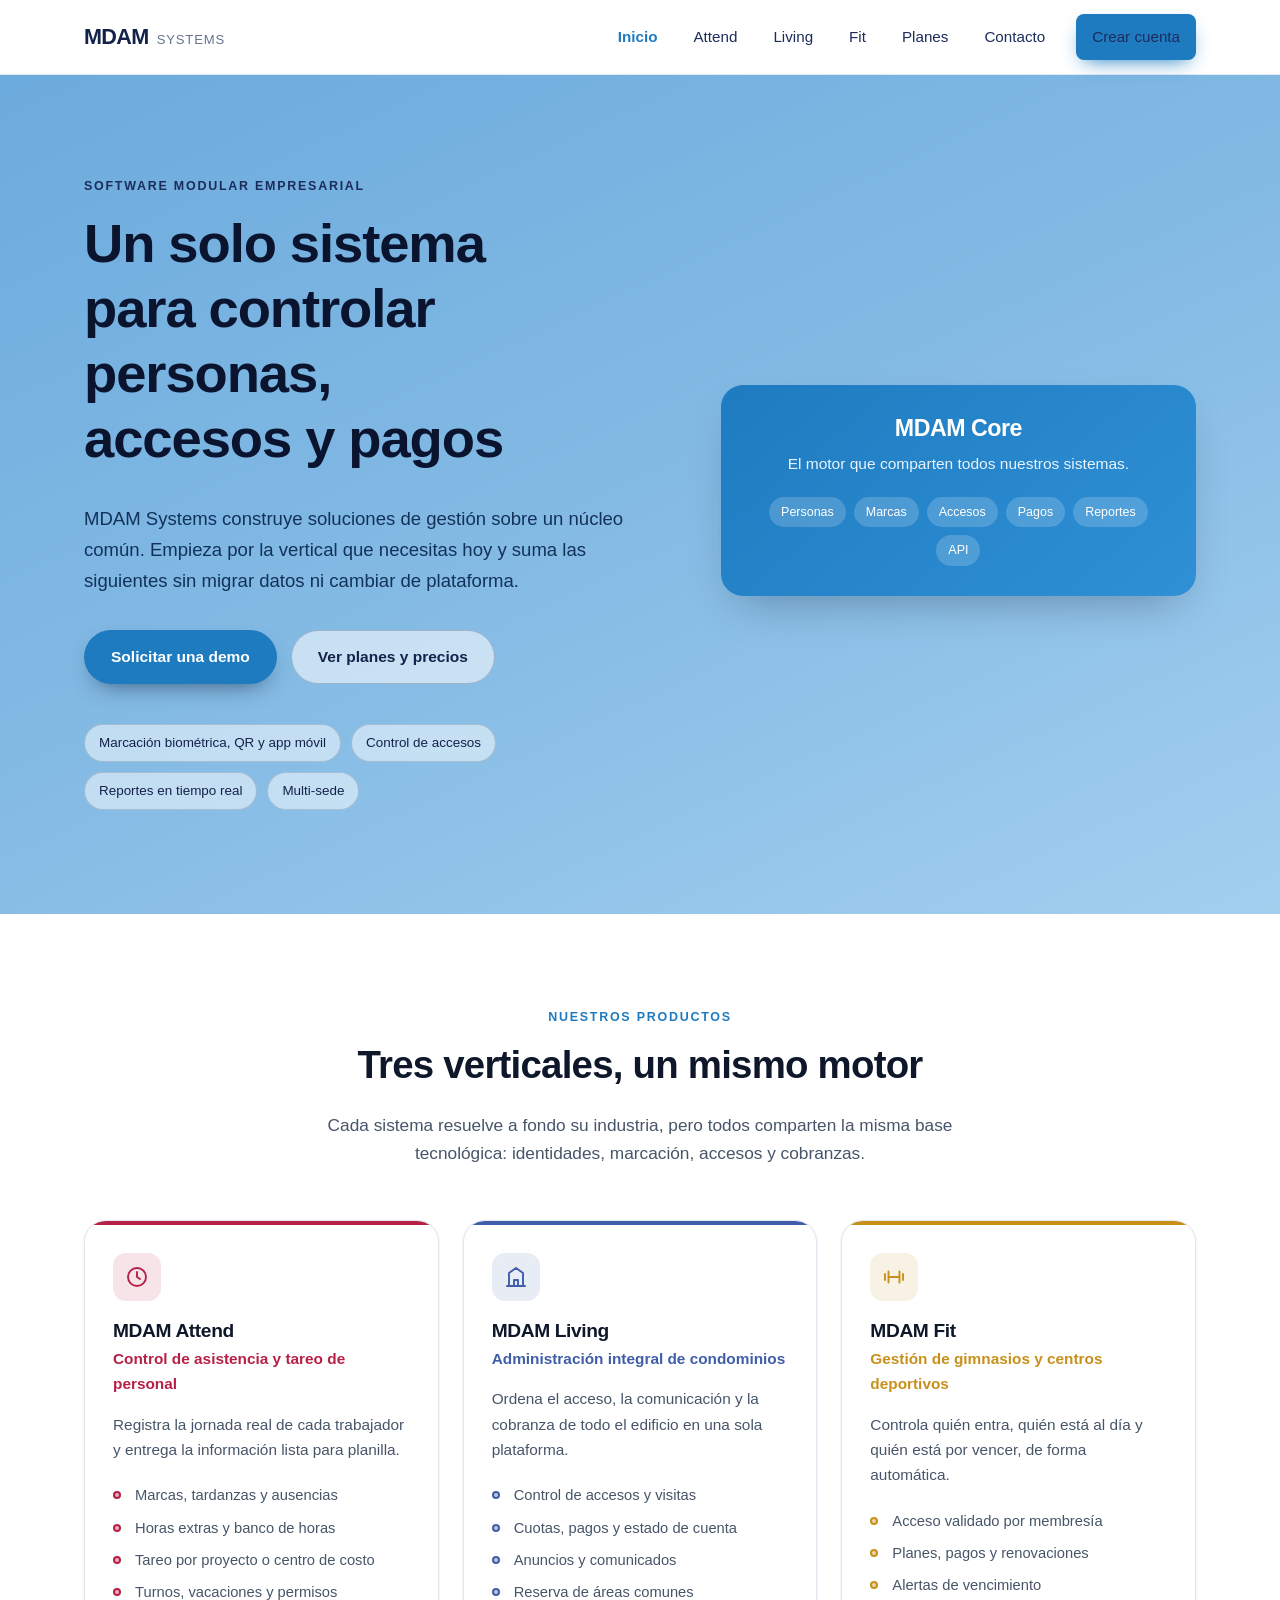
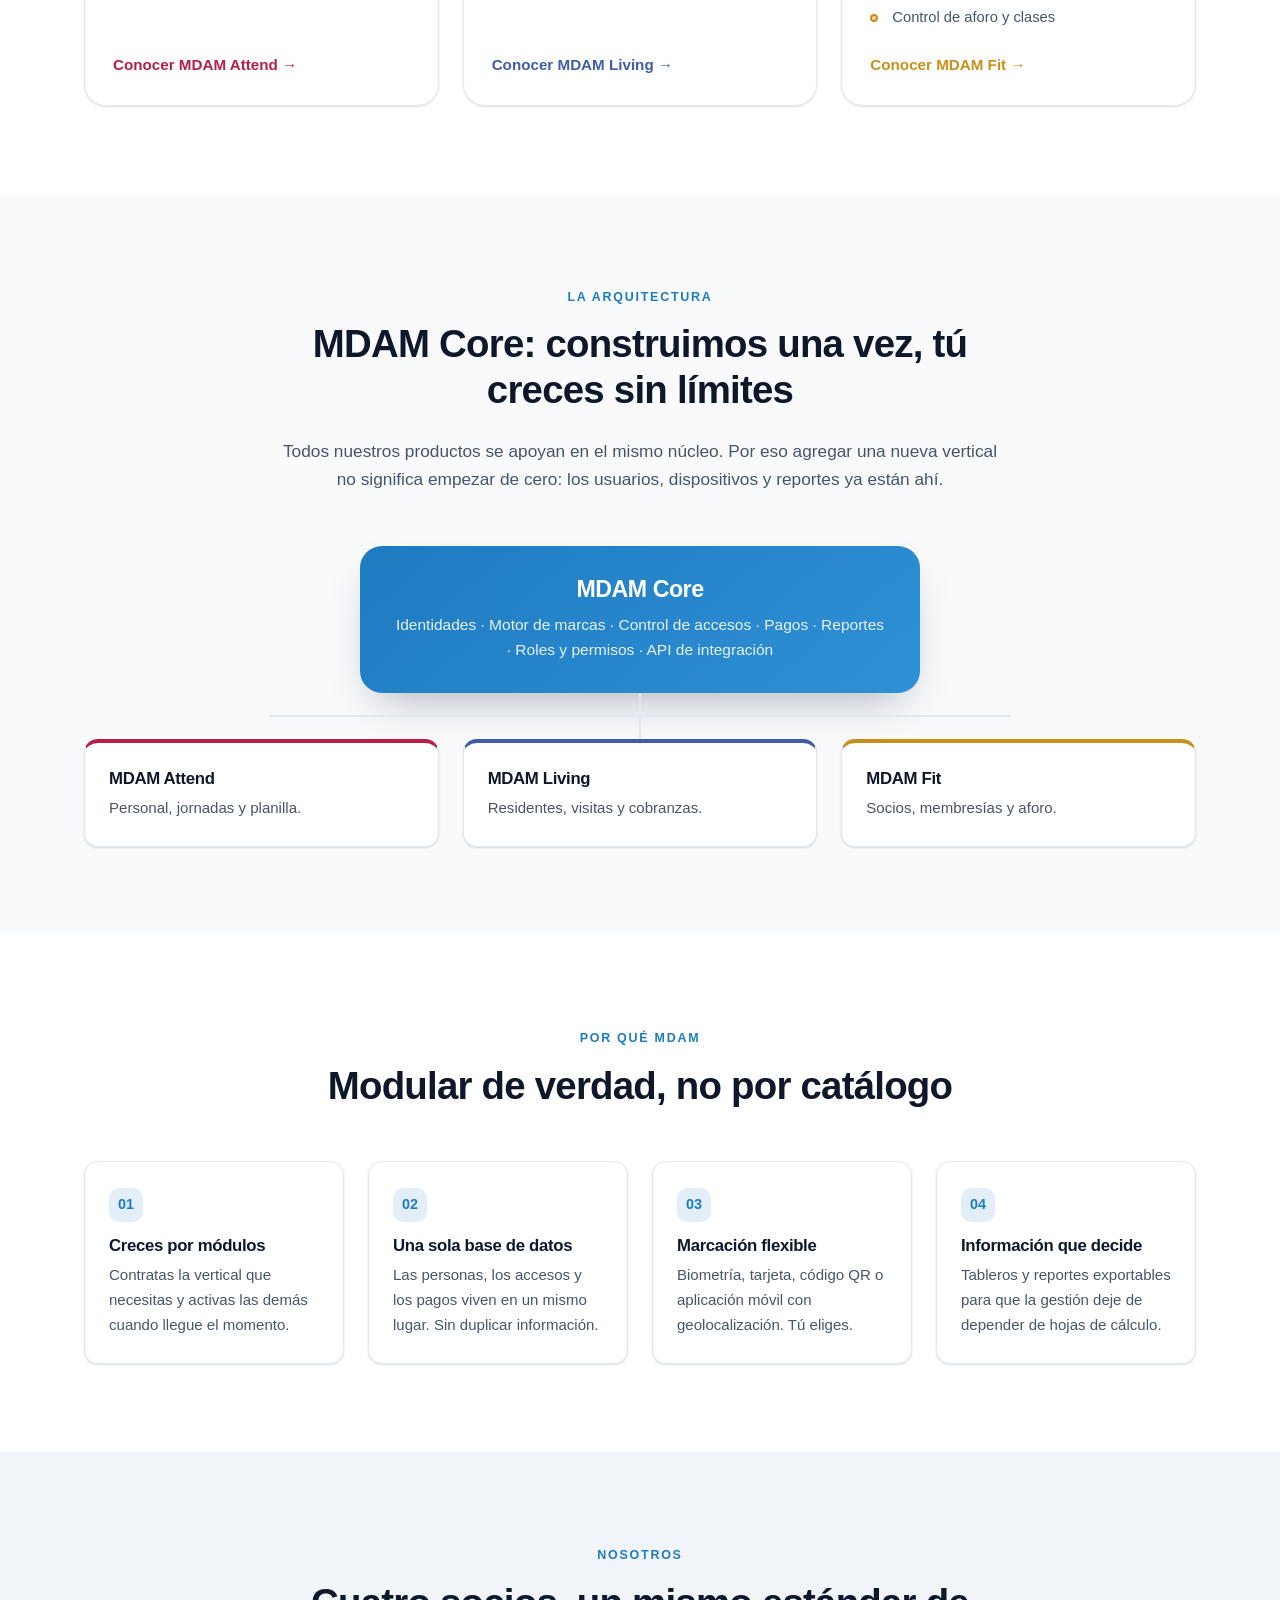
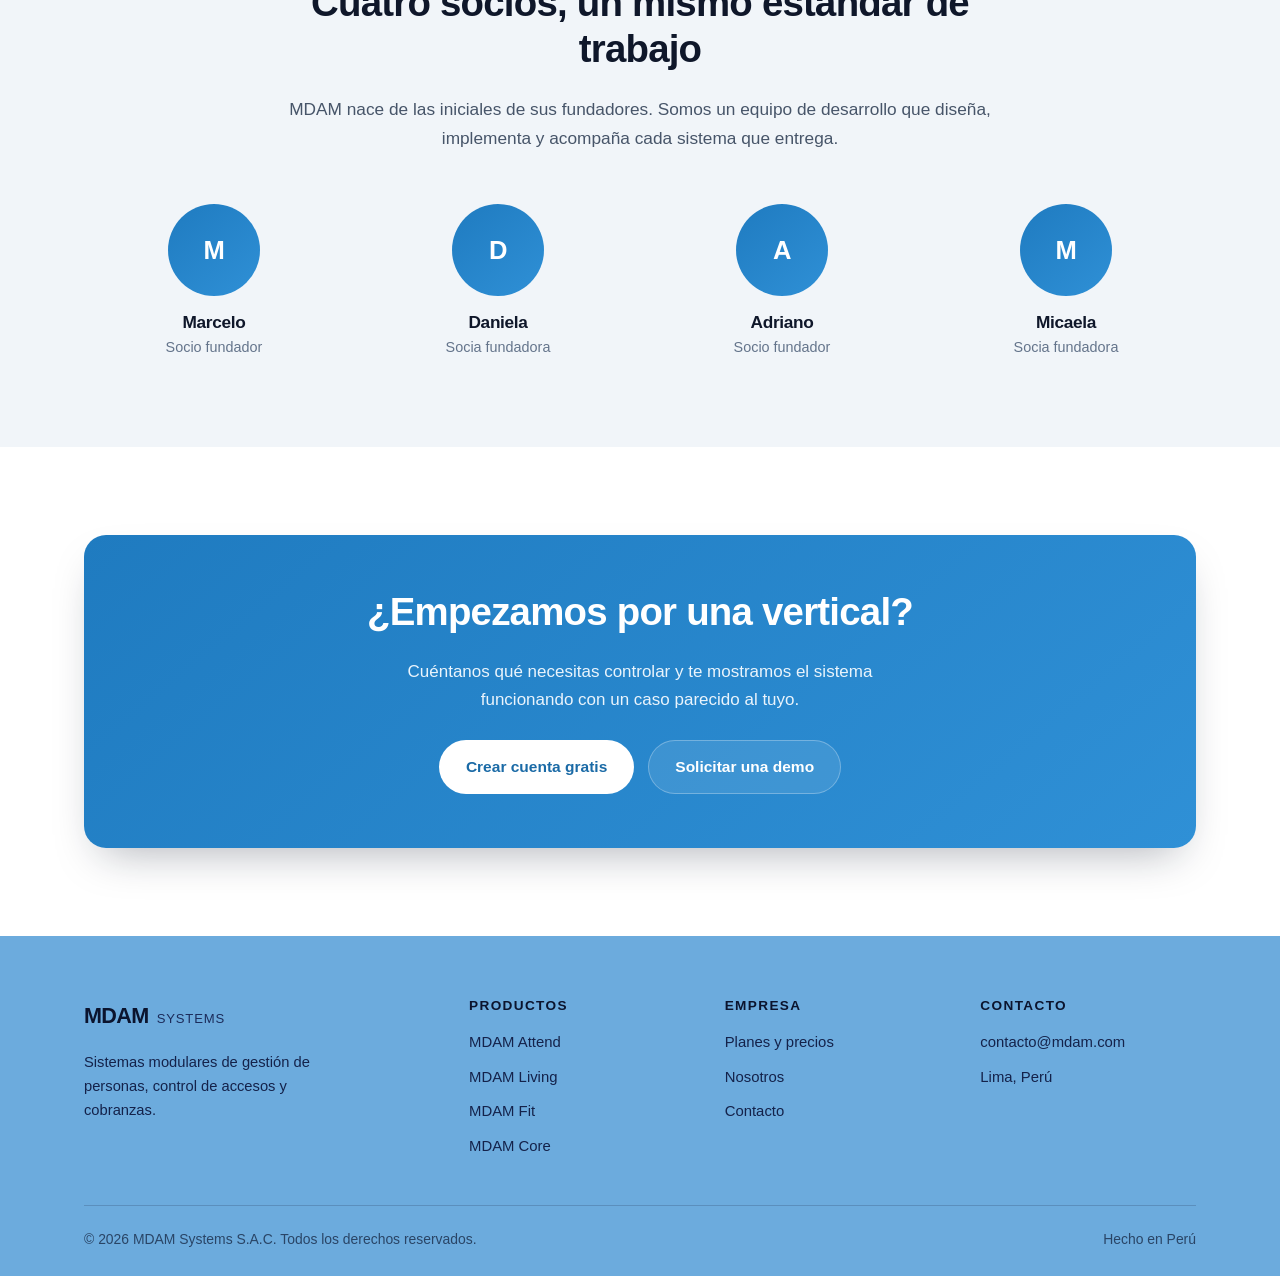
<file: index.html>
<!DOCTYPE html>
<html lang="es">
<head>
<meta charset="UTF-8">
<meta name="viewport" content="width=device-width, initial-scale=1">
<title>MDAM Systems | Sistemas modulares de gestión y control de accesos</title>
<meta name="description" content="MDAM Systems desarrolla sistemas modulares sobre un núcleo común: control de asistencia de personal, administración de condominios y gestión de gimnasios.">
<link rel="stylesheet" href="assets/css/styles.css">
</head>
<body>

<header class="site-header">
  <div class="container">
    <a class="logo" href="index.html"><b>MDAM</b> <span>Systems</span></a>
    <button class="nav-toggle" type="button" aria-label="Abrir menú" aria-expanded="false"><span></span></button>
    <nav class="nav">
      <a href="index.html" class="is-active">Inicio</a>
      <a href="attend.html">Attend</a>
      <a href="living.html">Living</a>
      <a href="fit.html">Fit</a>
      <a href="planes.html">Planes</a>
      <a href="contacto.html">Contacto</a>
      <a class="btn btn--primary" href="registro.html">Crear cuenta</a>
    </nav>
  </div>
</header>

<main>

  <!-- HERO -->
  <section class="hero">
    <div class="container">
      <div class="hero__grid">
        <div>
          <span class="eyebrow">Software modular empresarial</span>
          <h1>Un solo sistema para controlar personas, accesos y pagos</h1>
          <p class="hero__lead">
            MDAM Systems construye soluciones de gestión sobre un núcleo común.
            Empieza por la vertical que necesitas hoy y suma las siguientes sin migrar
            datos ni cambiar de plataforma.
          </p>
          <div class="hero__actions">
            <a class="btn btn--primary" href="contacto.html">Solicitar una demo</a>
            <a class="btn btn--light" href="planes.html">Ver planes y precios</a>
          </div>
          <ul class="hero__tags">
            <li>Marcación biométrica, QR y app móvil</li>
            <li>Control de accesos</li>
            <li>Reportes en tiempo real</li>
            <li>Multi-sede</li>
          </ul>
        </div>
        <div>
          <div class="core__node">
            <h3>MDAM Core</h3>
            <p>El motor que comparten todos nuestros sistemas.</p>
            <ul class="core__stack">
              <li>Personas</li>
              <li>Marcas</li>
              <li>Accesos</li>
              <li>Pagos</li>
              <li>Reportes</li>
              <li>API</li>
            </ul>
          </div>
        </div>
      </div>
    </div>
  </section>

  <!-- PRODUCTOS -->
  <section class="section" id="productos">
    <div class="container">
      <div class="section-head reveal">
        <span class="eyebrow">Nuestros productos</span>
        <h2>Tres verticales, un mismo motor</h2>
        <p>Cada sistema resuelve a fondo su industria, pero todos comparten la misma base tecnológica: identidades, marcación, accesos y cobranzas.</p>
      </div>

      <div class="grid grid--3">

        <article class="pcard reveal" style="--c:#b62046">
          <div class="pcard__icon">
            <svg viewBox="0 0 24 24" stroke-linecap="round" stroke-linejoin="round"><circle cx="12" cy="12" r="9"/><path d="M12 7v5l3 2"/></svg>
          </div>
          <h3>MDAM Attend</h3>
          <p class="pcard__sub">Control de asistencia y tareo de personal</p>
          <p>Registra la jornada real de cada trabajador y entrega la información lista para planilla.</p>
          <ul class="pcard__list">
            <li>Marcas, tardanzas y ausencias</li>
            <li>Horas extras y banco de horas</li>
            <li>Tareo por proyecto o centro de costo</li>
            <li>Turnos, vacaciones y permisos</li>
          </ul>
          <a class="pcard__link" href="attend.html">Conocer MDAM Attend →</a>
        </article>

        <article class="pcard reveal" style="--c:#3f5da8">
          <div class="pcard__icon">
            <svg viewBox="0 0 24 24" stroke-linecap="round" stroke-linejoin="round"><path d="M3 21h18M5 21V8l7-5 7 5v13"/><path d="M10 21v-6h4v6"/></svg>
          </div>
          <h3>MDAM Living</h3>
          <p class="pcard__sub">Administración integral de condominios</p>
          <p>Ordena el acceso, la comunicación y la cobranza de todo el edificio en una sola plataforma.</p>
          <ul class="pcard__list">
            <li>Control de accesos y visitas</li>
            <li>Cuotas, pagos y estado de cuenta</li>
            <li>Anuncios y comunicados</li>
            <li>Reserva de áreas comunes</li>
          </ul>
          <a class="pcard__link" href="living.html">Conocer MDAM Living →</a>
        </article>

        <article class="pcard reveal" style="--c:#c8901a">
          <div class="pcard__icon">
            <svg viewBox="0 0 24 24" stroke-linecap="round" stroke-linejoin="round"><path d="M6.5 6.5v11M17.5 6.5v11M3 9v6M21 9v6M6.5 12h11"/></svg>
          </div>
          <h3>MDAM Fit</h3>
          <p class="pcard__sub">Gestión de gimnasios y centros deportivos</p>
          <p>Controla quién entra, quién está al día y quién está por vencer, de forma automática.</p>
          <ul class="pcard__list">
            <li>Acceso validado por membresía</li>
            <li>Planes, pagos y renovaciones</li>
            <li>Alertas de vencimiento</li>
            <li>Control de aforo y clases</li>
          </ul>
          <a class="pcard__link" href="fit.html">Conocer MDAM Fit →</a>
        </article>

      </div>
    </div>
  </section>

  <!-- CORE -->
  <section class="section section--soft" id="core">
    <div class="container">
      <div class="section-head reveal">
        <span class="eyebrow">La arquitectura</span>
        <h2>MDAM Core: construimos una vez, tú creces sin límites</h2>
        <p>Todos nuestros productos se apoyan en el mismo núcleo. Por eso agregar una nueva vertical no significa empezar de cero: los usuarios, dispositivos y reportes ya están ahí.</p>
      </div>

      <div class="core reveal">
        <div class="core__node">
          <h3>MDAM Core</h3>
          <p>Identidades · Motor de marcas · Control de accesos · Pagos · Reportes · Roles y permisos · API de integración</p>
        </div>
        <div class="core__connector"></div>
        <div class="core__branches">
          <div class="feature" style="border-top:4px solid #b62046">
            <h3>MDAM Attend</h3>
            <p>Personal, jornadas y planilla.</p>
          </div>
          <div class="feature" style="border-top:4px solid #3f5da8">
            <h3>MDAM Living</h3>
            <p>Residentes, visitas y cobranzas.</p>
          </div>
          <div class="feature" style="border-top:4px solid #c8901a">
            <h3>MDAM Fit</h3>
            <p>Socios, membresías y aforo.</p>
          </div>
        </div>
      </div>
    </div>
  </section>

  <!-- BENEFICIOS -->
  <section class="section">
    <div class="container">
      <div class="section-head reveal">
        <span class="eyebrow">Por qué MDAM</span>
        <h2>Modular de verdad, no por catálogo</h2>
      </div>

      <div class="grid grid--4">
        <div class="feature reveal">
          <span class="feature__num">01</span>
          <h3>Creces por módulos</h3>
          <p>Contratas la vertical que necesitas y activas las demás cuando llegue el momento.</p>
        </div>
        <div class="feature reveal">
          <span class="feature__num">02</span>
          <h3>Una sola base de datos</h3>
          <p>Las personas, los accesos y los pagos viven en un mismo lugar. Sin duplicar información.</p>
        </div>
        <div class="feature reveal">
          <span class="feature__num">03</span>
          <h3>Marcación flexible</h3>
          <p>Biometría, tarjeta, código QR o aplicación móvil con geolocalización. Tú eliges.</p>
        </div>
        <div class="feature reveal">
          <span class="feature__num">04</span>
          <h3>Información que decide</h3>
          <p>Tableros y reportes exportables para que la gestión deje de depender de hojas de cálculo.</p>
        </div>
      </div>
    </div>
  </section>

  <!-- NOSOTROS -->
  <section class="section section--alt" id="nosotros">
    <div class="container">
      <div class="section-head reveal">
        <span class="eyebrow">Nosotros</span>
        <h2>Cuatro socios, un mismo estándar de trabajo</h2>
        <p>MDAM nace de las iniciales de sus fundadores. Somos un equipo de desarrollo que diseña, implementa y acompaña cada sistema que entrega.</p>
      </div>

      <div class="grid grid--4">
        <div class="person reveal">
          <div class="person__avatar">M</div>
          <h3>Marcelo</h3>
          <p>Socio fundador</p>
        </div>
        <div class="person reveal">
          <div class="person__avatar">D</div>
          <h3>Daniela</h3>
          <p>Socia fundadora</p>
        </div>
        <div class="person reveal">
          <div class="person__avatar">A</div>
          <h3>Adriano</h3>
          <p>Socio fundador</p>
        </div>
        <div class="person reveal">
          <div class="person__avatar">M</div>
          <h3>Micaela</h3>
          <p>Socia fundadora</p>
        </div>
      </div>
    </div>
  </section>

  <!-- CTA -->
  <section class="section">
    <div class="container">
      <div class="cta reveal">
        <h2>¿Empezamos por una vertical?</h2>
        <p>Cuéntanos qué necesitas controlar y te mostramos el sistema funcionando con un caso parecido al tuyo.</p>
        <div class="cta__actions">
          <a class="btn btn--white" href="registro.html">Crear cuenta gratis</a>
          <a class="btn btn--light" href="contacto.html">Solicitar una demo</a>
        </div>
      </div>
    </div>
  </section>

</main>

<footer class="site-footer">
  <div class="container">
    <div class="footer__grid">
      <div class="footer__brand">
        <a class="logo" href="index.html"><b>MDAM</b> <span>Systems</span></a>
        <p>Sistemas modulares de gestión de personas, control de accesos y cobranzas.</p>
      </div>
      <div>
        <h4>Productos</h4>
        <ul>
          <li><a href="attend.html">MDAM Attend</a></li>
          <li><a href="living.html">MDAM Living</a></li>
          <li><a href="fit.html">MDAM Fit</a></li>
          <li><a href="index.html#core">MDAM Core</a></li>
        </ul>
      </div>
      <div>
        <h4>Empresa</h4>
        <ul>
          <li><a href="planes.html">Planes y precios</a></li>
          <li><a href="index.html#nosotros">Nosotros</a></li>
          <li><a href="contacto.html">Contacto</a></li>
        </ul>
      </div>
      <div>
        <h4>Contacto</h4>
        <ul>
          <li><a href="mailto:contacto@mdam.com">contacto@mdam.com</a></li>
          <li>Lima, Perú</li>
        </ul>
      </div>
    </div>
    <div class="footer__bottom">
      <span>&copy; <span data-year>2026</span> MDAM Systems S.A.C. Todos los derechos reservados.</span>
      <span>Hecho en Perú</span>
    </div>
  </div>
</footer>

<script src="assets/js/main.js"></script>
</body>
</html>
</file>
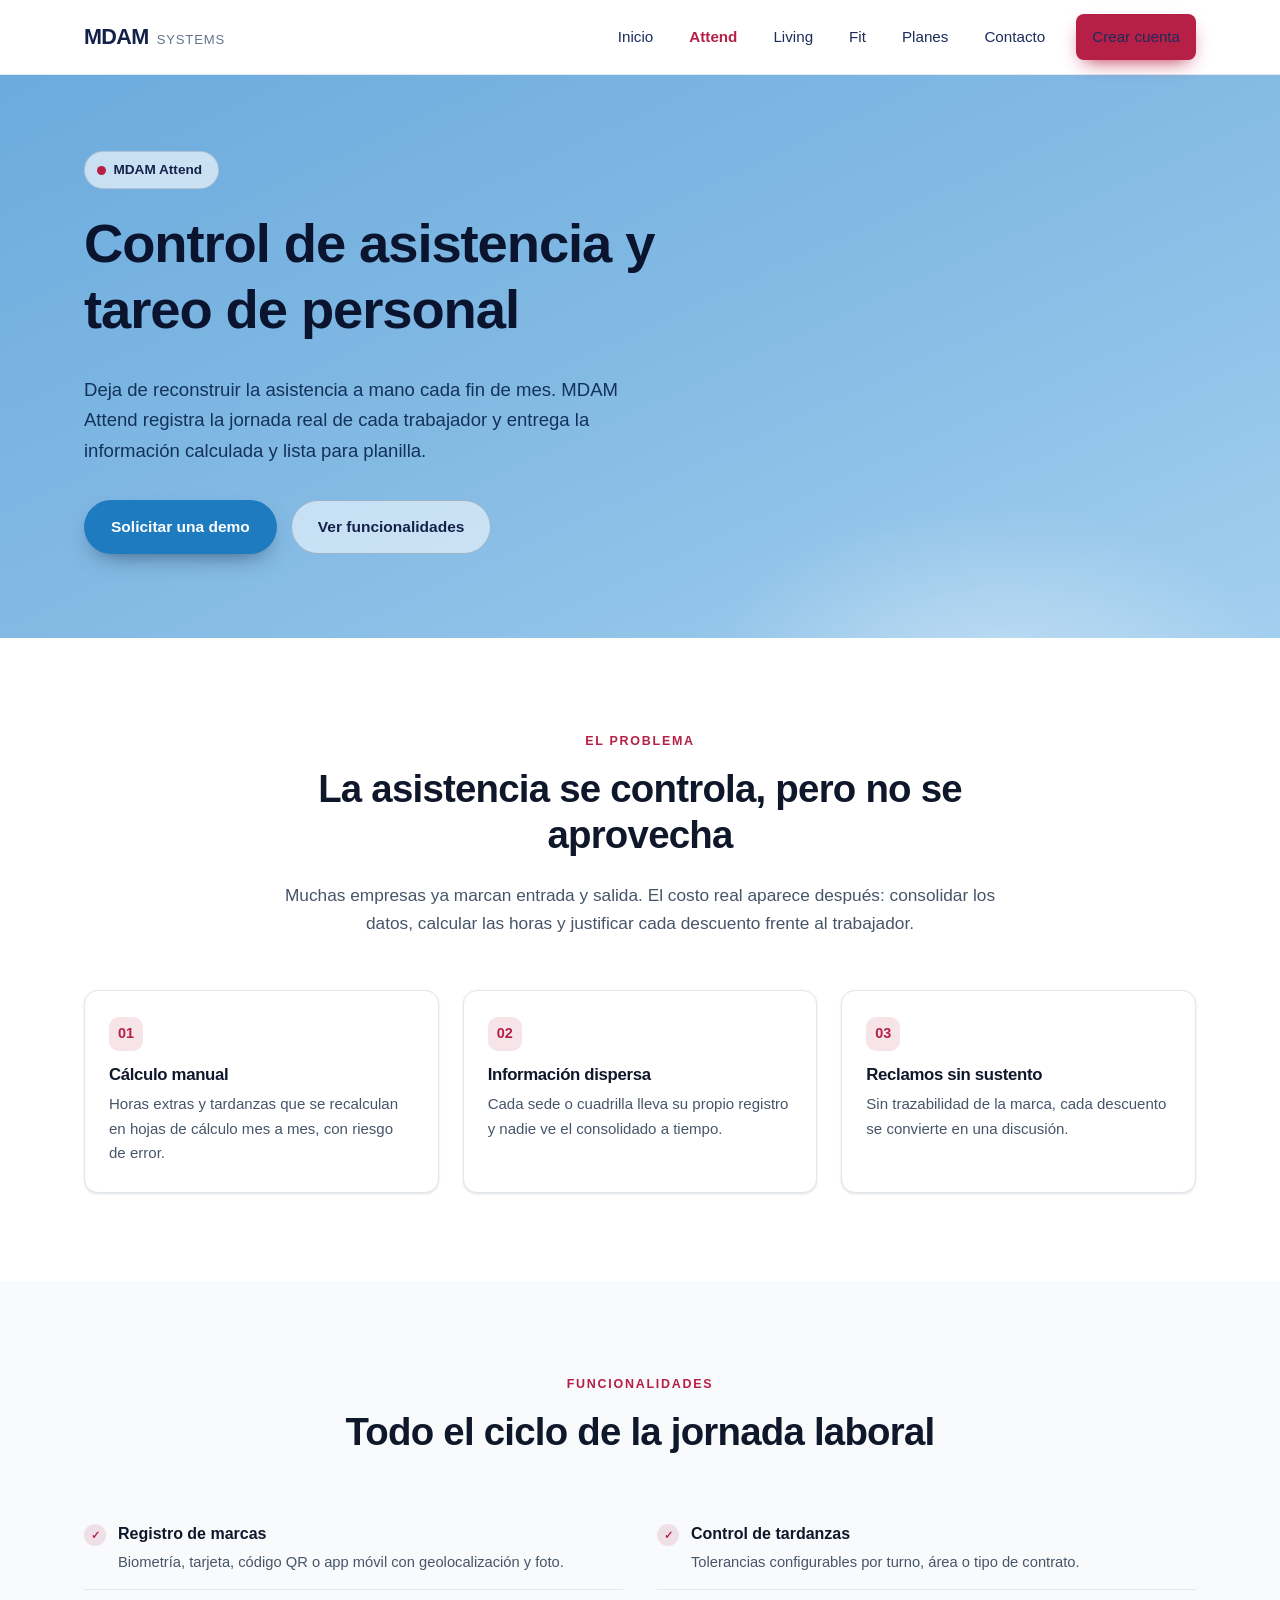
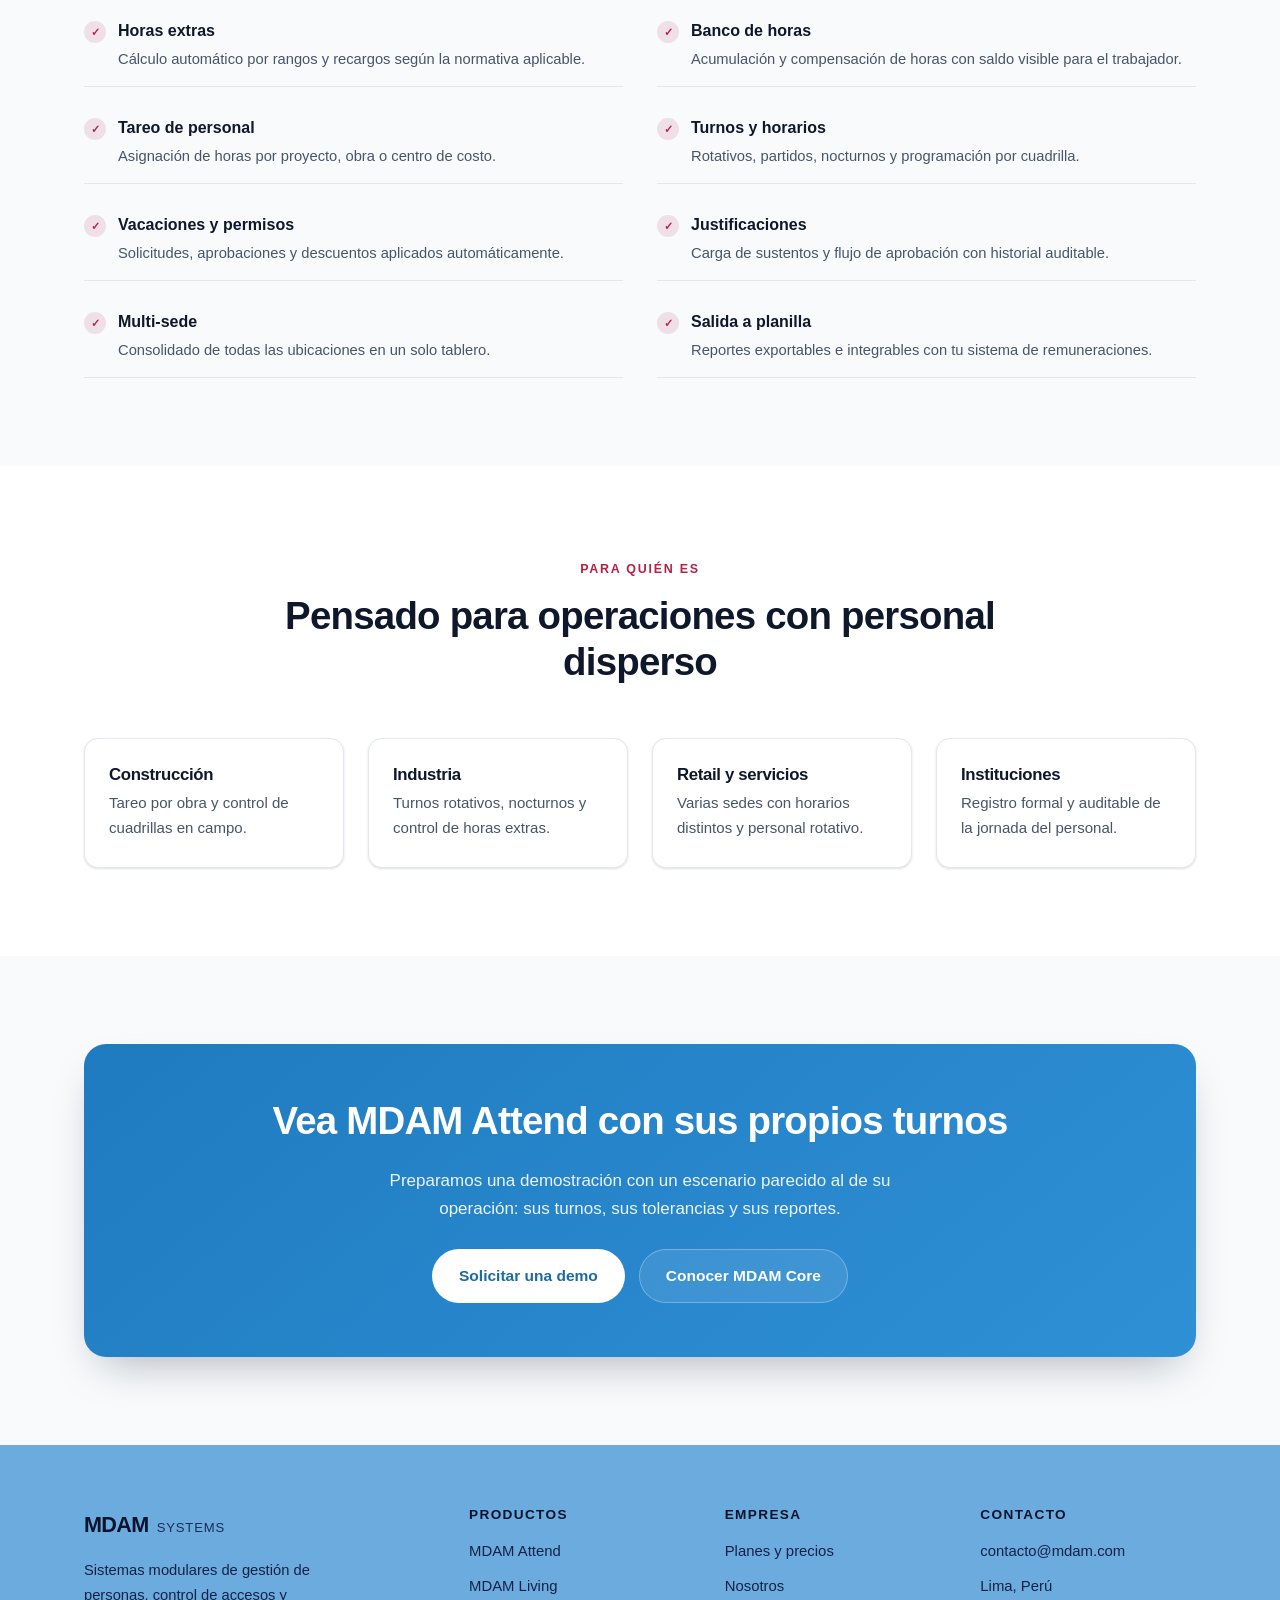
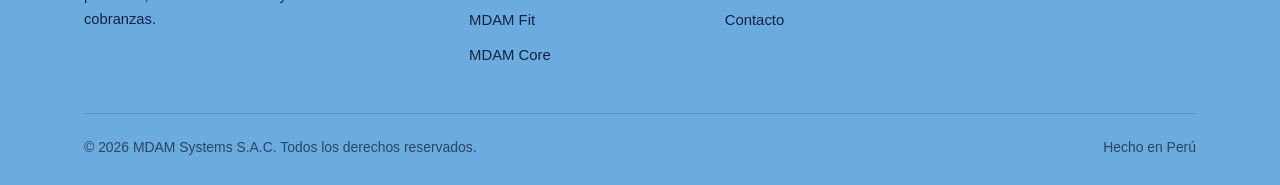
<file: attend.html>
<!DOCTYPE html>
<html lang="es">
<head>
<meta charset="UTF-8">
<meta name="viewport" content="width=device-width, initial-scale=1">
<title>MDAM Attend | Control de asistencia y tareo de personal</title>
<meta name="description" content="MDAM Attend controla marcas, tardanzas, horas extras, banco de horas y tareo de personal, con reportes listos para planilla.">
<link rel="stylesheet" href="assets/css/styles.css">
</head>
<body class="theme-attend">

<header class="site-header">
  <div class="container">
    <a class="logo" href="index.html"><b>MDAM</b> <span>Systems</span></a>
    <button class="nav-toggle" type="button" aria-label="Abrir menú" aria-expanded="false"><span></span></button>
    <nav class="nav">
      <a href="index.html">Inicio</a>
      <a href="attend.html" class="is-active">Attend</a>
      <a href="living.html">Living</a>
      <a href="fit.html">Fit</a>
      <a href="planes.html">Planes</a>
      <a href="contacto.html">Contacto</a>
      <a class="btn btn--primary" href="registro.html">Crear cuenta</a>
    </nav>
  </div>
</header>

<main>

  <section class="hero hero--product">
    <div class="container">
      <span class="hero__badge"><i></i> MDAM Attend</span>
      <h1>Control de asistencia y tareo de personal</h1>
      <p class="hero__lead">
        Deja de reconstruir la asistencia a mano cada fin de mes. MDAM Attend registra la
        jornada real de cada trabajador y entrega la información calculada y lista para planilla.
      </p>
      <div class="hero__actions">
        <a class="btn btn--primary" href="contacto.html">Solicitar una demo</a>
        <a class="btn btn--light" href="#funcionalidades">Ver funcionalidades</a>
      </div>
    </div>
  </section>

  <!-- PROBLEMA -->
  <section class="section">
    <div class="container">
      <div class="section-head reveal">
        <span class="eyebrow">El problema</span>
        <h2>La asistencia se controla, pero no se aprovecha</h2>
        <p>Muchas empresas ya marcan entrada y salida. El costo real aparece después: consolidar los datos, calcular las horas y justificar cada descuento frente al trabajador.</p>
      </div>

      <div class="grid grid--3">
        <div class="feature reveal">
          <span class="feature__num">01</span>
          <h3>Cálculo manual</h3>
          <p>Horas extras y tardanzas que se recalculan en hojas de cálculo mes a mes, con riesgo de error.</p>
        </div>
        <div class="feature reveal">
          <span class="feature__num">02</span>
          <h3>Información dispersa</h3>
          <p>Cada sede o cuadrilla lleva su propio registro y nadie ve el consolidado a tiempo.</p>
        </div>
        <div class="feature reveal">
          <span class="feature__num">03</span>
          <h3>Reclamos sin sustento</h3>
          <p>Sin trazabilidad de la marca, cada descuento se convierte en una discusión.</p>
        </div>
      </div>
    </div>
  </section>

  <!-- FUNCIONALIDADES -->
  <section class="section section--soft" id="funcionalidades">
    <div class="container">
      <div class="section-head reveal">
        <span class="eyebrow">Funcionalidades</span>
        <h2>Todo el ciclo de la jornada laboral</h2>
      </div>

      <ul class="fgrid reveal">
        <li><span class="tick">&#10003;</span><div><strong>Registro de marcas</strong><span>Biometría, tarjeta, código QR o app móvil con geolocalización y foto.</span></div></li>
        <li><span class="tick">&#10003;</span><div><strong>Control de tardanzas</strong><span>Tolerancias configurables por turno, área o tipo de contrato.</span></div></li>
        <li><span class="tick">&#10003;</span><div><strong>Horas extras</strong><span>Cálculo automático por rangos y recargos según la normativa aplicable.</span></div></li>
        <li><span class="tick">&#10003;</span><div><strong>Banco de horas</strong><span>Acumulación y compensación de horas con saldo visible para el trabajador.</span></div></li>
        <li><span class="tick">&#10003;</span><div><strong>Tareo de personal</strong><span>Asignación de horas por proyecto, obra o centro de costo.</span></div></li>
        <li><span class="tick">&#10003;</span><div><strong>Turnos y horarios</strong><span>Rotativos, partidos, nocturnos y programación por cuadrilla.</span></div></li>
        <li><span class="tick">&#10003;</span><div><strong>Vacaciones y permisos</strong><span>Solicitudes, aprobaciones y descuentos aplicados automáticamente.</span></div></li>
        <li><span class="tick">&#10003;</span><div><strong>Justificaciones</strong><span>Carga de sustentos y flujo de aprobación con historial auditable.</span></div></li>
        <li><span class="tick">&#10003;</span><div><strong>Multi-sede</strong><span>Consolidado de todas las ubicaciones en un solo tablero.</span></div></li>
        <li><span class="tick">&#10003;</span><div><strong>Salida a planilla</strong><span>Reportes exportables e integrables con tu sistema de remuneraciones.</span></div></li>
      </ul>
    </div>
  </section>

  <!-- PARA QUIÉN -->
  <section class="section">
    <div class="container">
      <div class="section-head reveal">
        <span class="eyebrow">Para quién es</span>
        <h2>Pensado para operaciones con personal disperso</h2>
      </div>

      <div class="grid grid--4">
        <div class="feature reveal"><h3>Construcción</h3><p>Tareo por obra y control de cuadrillas en campo.</p></div>
        <div class="feature reveal"><h3>Industria</h3><p>Turnos rotativos, nocturnos y control de horas extras.</p></div>
        <div class="feature reveal"><h3>Retail y servicios</h3><p>Varias sedes con horarios distintos y personal rotativo.</p></div>
        <div class="feature reveal"><h3>Instituciones</h3><p>Registro formal y auditable de la jornada del personal.</p></div>
      </div>
    </div>
  </section>

  <section class="section section--soft">
    <div class="container">
      <div class="cta reveal">
        <h2>Vea MDAM Attend con sus propios turnos</h2>
        <p>Preparamos una demostración con un escenario parecido al de su operación: sus turnos, sus tolerancias y sus reportes.</p>
        <div class="cta__actions">
          <a class="btn btn--white" href="contacto.html">Solicitar una demo</a>
          <a class="btn btn--light" href="index.html#core">Conocer MDAM Core</a>
        </div>
      </div>
    </div>
  </section>

</main>

<footer class="site-footer">
  <div class="container">
    <div class="footer__grid">
      <div class="footer__brand">
        <a class="logo" href="index.html"><b>MDAM</b> <span>Systems</span></a>
        <p>Sistemas modulares de gestión de personas, control de accesos y cobranzas.</p>
      </div>
      <div>
        <h4>Productos</h4>
        <ul>
          <li><a href="attend.html">MDAM Attend</a></li>
          <li><a href="living.html">MDAM Living</a></li>
          <li><a href="fit.html">MDAM Fit</a></li>
          <li><a href="index.html#core">MDAM Core</a></li>
        </ul>
      </div>
      <div>
        <h4>Empresa</h4>
        <ul>
          <li><a href="planes.html">Planes y precios</a></li>
          <li><a href="index.html#nosotros">Nosotros</a></li>
          <li><a href="contacto.html">Contacto</a></li>
        </ul>
      </div>
      <div>
        <h4>Contacto</h4>
        <ul>
          <li><a href="mailto:contacto@mdam.com">contacto@mdam.com</a></li>
          <li>Lima, Perú</li>
        </ul>
      </div>
    </div>
    <div class="footer__bottom">
      <span>&copy; <span data-year>2026</span> MDAM Systems S.A.C. Todos los derechos reservados.</span>
      <span>Hecho en Perú</span>
    </div>
  </div>
</footer>

<script src="assets/js/main.js"></script>
</body>
</html>
</file>
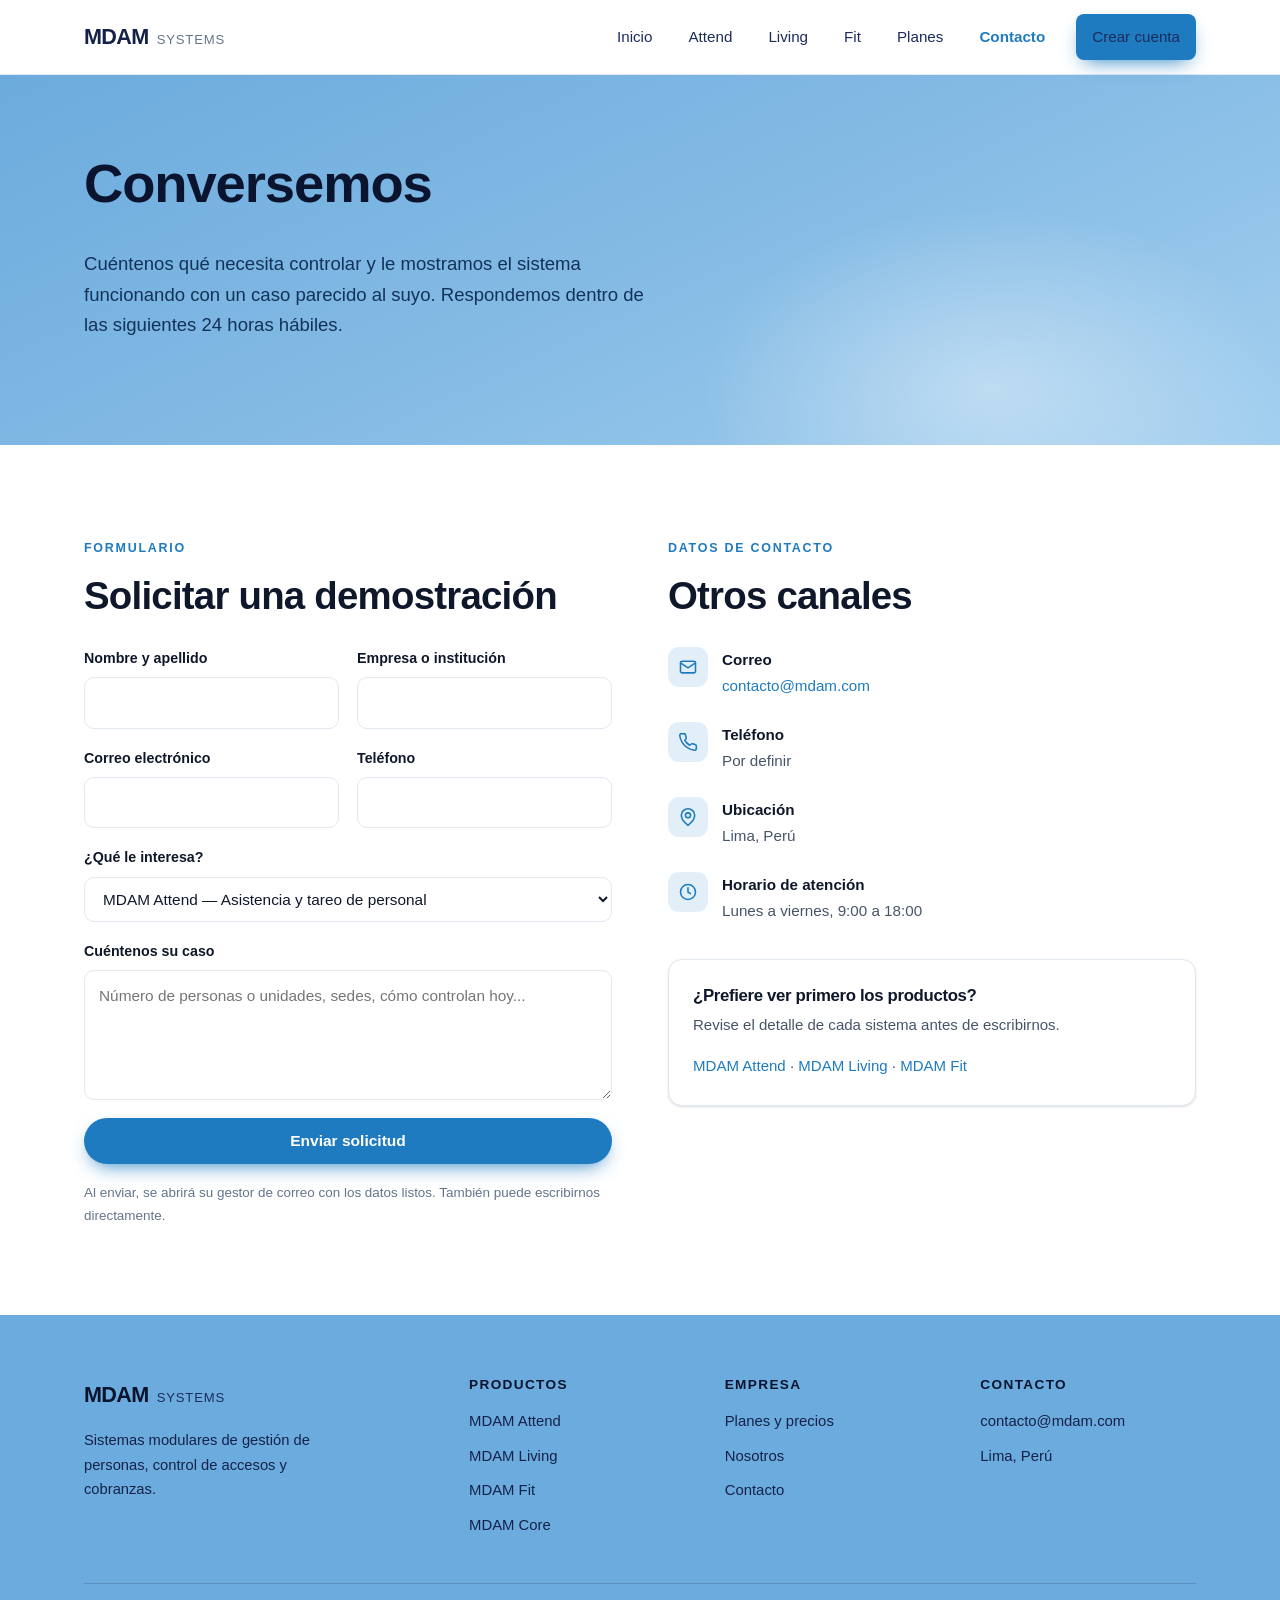
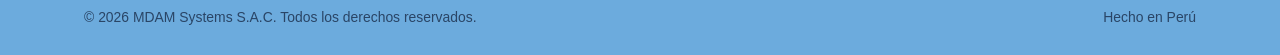
<file: contacto.html>
<!DOCTYPE html>
<html lang="es">
<head>
<meta charset="UTF-8">
<meta name="viewport" content="width=device-width, initial-scale=1">
<title>Contacto | MDAM Systems</title>
<meta name="description" content="Solicite una demostración de MDAM Attend, MDAM Living o MDAM Fit. Conversemos sobre lo que necesita controlar.">
<link rel="stylesheet" href="assets/css/styles.css">
</head>
<body>

<header class="site-header">
  <div class="container">
    <a class="logo" href="index.html"><b>MDAM</b> <span>Systems</span></a>
    <button class="nav-toggle" type="button" aria-label="Abrir menú" aria-expanded="false"><span></span></button>
    <nav class="nav">
      <a href="index.html">Inicio</a>
      <a href="attend.html">Attend</a>
      <a href="living.html">Living</a>
      <a href="fit.html">Fit</a>
      <a href="planes.html">Planes</a>
      <a href="contacto.html" class="is-active">Contacto</a>
      <a class="btn btn--primary" href="registro.html">Crear cuenta</a>
    </nav>
  </div>
</header>

<main>

  <section class="hero hero--product">
    <div class="container">
      <h1>Conversemos</h1>
      <p class="hero__lead">
        Cuéntenos qué necesita controlar y le mostramos el sistema funcionando
        con un caso parecido al suyo. Respondemos dentro de las siguientes 24 horas hábiles.
      </p>
    </div>
  </section>

  <section class="section">
    <div class="container">
      <div class="grid grid--2" style="gap:56px; align-items:start">

        <div class="reveal">
          <div class="section-head section-head--left" style="margin-bottom:28px">
            <span class="eyebrow">Formulario</span>
            <h2>Solicitar una demostración</h2>
          </div>

          <form class="form" data-contact-form data-mailto="contacto@mdam.com">
            <div class="form__row">
              <div class="field">
                <label for="nombre">Nombre y apellido</label>
                <input type="text" id="nombre" name="nombre" required>
              </div>
              <div class="field">
                <label for="empresa">Empresa o institución</label>
                <input type="text" id="empresa" name="empresa">
              </div>
            </div>

            <div class="form__row">
              <div class="field">
                <label for="correo">Correo electrónico</label>
                <input type="email" id="correo" name="correo" required>
              </div>
              <div class="field">
                <label for="telefono">Teléfono</label>
                <input type="tel" id="telefono" name="telefono">
              </div>
            </div>

            <div class="field">
              <label for="producto">¿Qué le interesa?</label>
              <select id="producto" name="producto">
                <option value="MDAM Attend">MDAM Attend — Asistencia y tareo de personal</option>
                <option value="MDAM Living">MDAM Living — Administración de condominios</option>
                <option value="MDAM Fit">MDAM Fit — Gimnasios y centros deportivos</option>
                <option value="Varios productos">Varios productos</option>
                <option value="Desarrollo a medida">Desarrollo a medida</option>
              </select>
            </div>

            <div class="field">
              <label for="mensaje">Cuéntenos su caso</label>
              <textarea id="mensaje" name="mensaje" placeholder="Número de personas o unidades, sedes, cómo controlan hoy..."></textarea>
            </div>

            <button class="btn btn--primary" type="submit">Enviar solicitud</button>
            <p class="form__note">Al enviar, se abrirá su gestor de correo con los datos listos. También puede escribirnos directamente.</p>
          </form>
        </div>

        <div class="reveal">
          <div class="section-head section-head--left" style="margin-bottom:28px">
            <span class="eyebrow">Datos de contacto</span>
            <h2>Otros canales</h2>
          </div>

          <ul class="info-list">
            <li>
              <span class="ico"><svg viewBox="0 0 24 24" stroke-linecap="round" stroke-linejoin="round"><rect x="3" y="5" width="18" height="14" rx="2"/><path d="m3 7 9 6 9-6"/></svg></span>
              <div><strong>Correo</strong><span><a href="mailto:contacto@mdam.com">contacto@mdam.com</a></span></div>
            </li>
            <li>
              <span class="ico"><svg viewBox="0 0 24 24" stroke-linecap="round" stroke-linejoin="round"><path d="M22 16.9v3a2 2 0 0 1-2.2 2 19.8 19.8 0 0 1-8.6-3.1 19.5 19.5 0 0 1-6-6A19.8 19.8 0 0 1 2.1 4.2 2 2 0 0 1 4.1 2h3a2 2 0 0 1 2 1.7c.1 1 .4 1.9.7 2.8a2 2 0 0 1-.5 2.1L8.1 9.9a16 16 0 0 0 6 6l1.3-1.2a2 2 0 0 1 2.1-.5c.9.3 1.8.6 2.8.7a2 2 0 0 1 1.7 2z"/></svg></span>
              <div><strong>Teléfono</strong><span>Por definir</span></div>
            </li>
            <li>
              <span class="ico"><svg viewBox="0 0 24 24" stroke-linecap="round" stroke-linejoin="round"><path d="M20 10c0 6-8 12-8 12s-8-6-8-12a8 8 0 1 1 16 0z"/><circle cx="12" cy="10" r="3"/></svg></span>
              <div><strong>Ubicación</strong><span>Lima, Perú</span></div>
            </li>
            <li>
              <span class="ico"><svg viewBox="0 0 24 24" stroke-linecap="round" stroke-linejoin="round"><circle cx="12" cy="12" r="9"/><path d="M12 7v5l3 2"/></svg></span>
              <div><strong>Horario de atención</strong><span>Lunes a viernes, 9:00 a 18:00</span></div>
            </li>
          </ul>

          <div class="feature" style="margin-top:34px">
            <h3>¿Prefiere ver primero los productos?</h3>
            <p style="margin-bottom:16px">Revise el detalle de cada sistema antes de escribirnos.</p>
            <p style="margin:0">
              <a href="attend.html">MDAM Attend</a> ·
              <a href="living.html">MDAM Living</a> ·
              <a href="fit.html">MDAM Fit</a>
            </p>
          </div>
        </div>

      </div>
    </div>
  </section>

</main>

<footer class="site-footer">
  <div class="container">
    <div class="footer__grid">
      <div class="footer__brand">
        <a class="logo" href="index.html"><b>MDAM</b> <span>Systems</span></a>
        <p>Sistemas modulares de gestión de personas, control de accesos y cobranzas.</p>
      </div>
      <div>
        <h4>Productos</h4>
        <ul>
          <li><a href="attend.html">MDAM Attend</a></li>
          <li><a href="living.html">MDAM Living</a></li>
          <li><a href="fit.html">MDAM Fit</a></li>
          <li><a href="index.html#core">MDAM Core</a></li>
        </ul>
      </div>
      <div>
        <h4>Empresa</h4>
        <ul>
          <li><a href="planes.html">Planes y precios</a></li>
          <li><a href="index.html#nosotros">Nosotros</a></li>
          <li><a href="contacto.html">Contacto</a></li>
        </ul>
      </div>
      <div>
        <h4>Contacto</h4>
        <ul>
          <li><a href="mailto:contacto@mdam.com">contacto@mdam.com</a></li>
          <li>Lima, Perú</li>
        </ul>
      </div>
    </div>
    <div class="footer__bottom">
      <span>&copy; <span data-year>2026</span> MDAM Systems S.A.C. Todos los derechos reservados.</span>
      <span>Hecho en Perú</span>
    </div>
  </div>
</footer>

<script src="assets/js/main.js"></script>
</body>
</html>
</file>
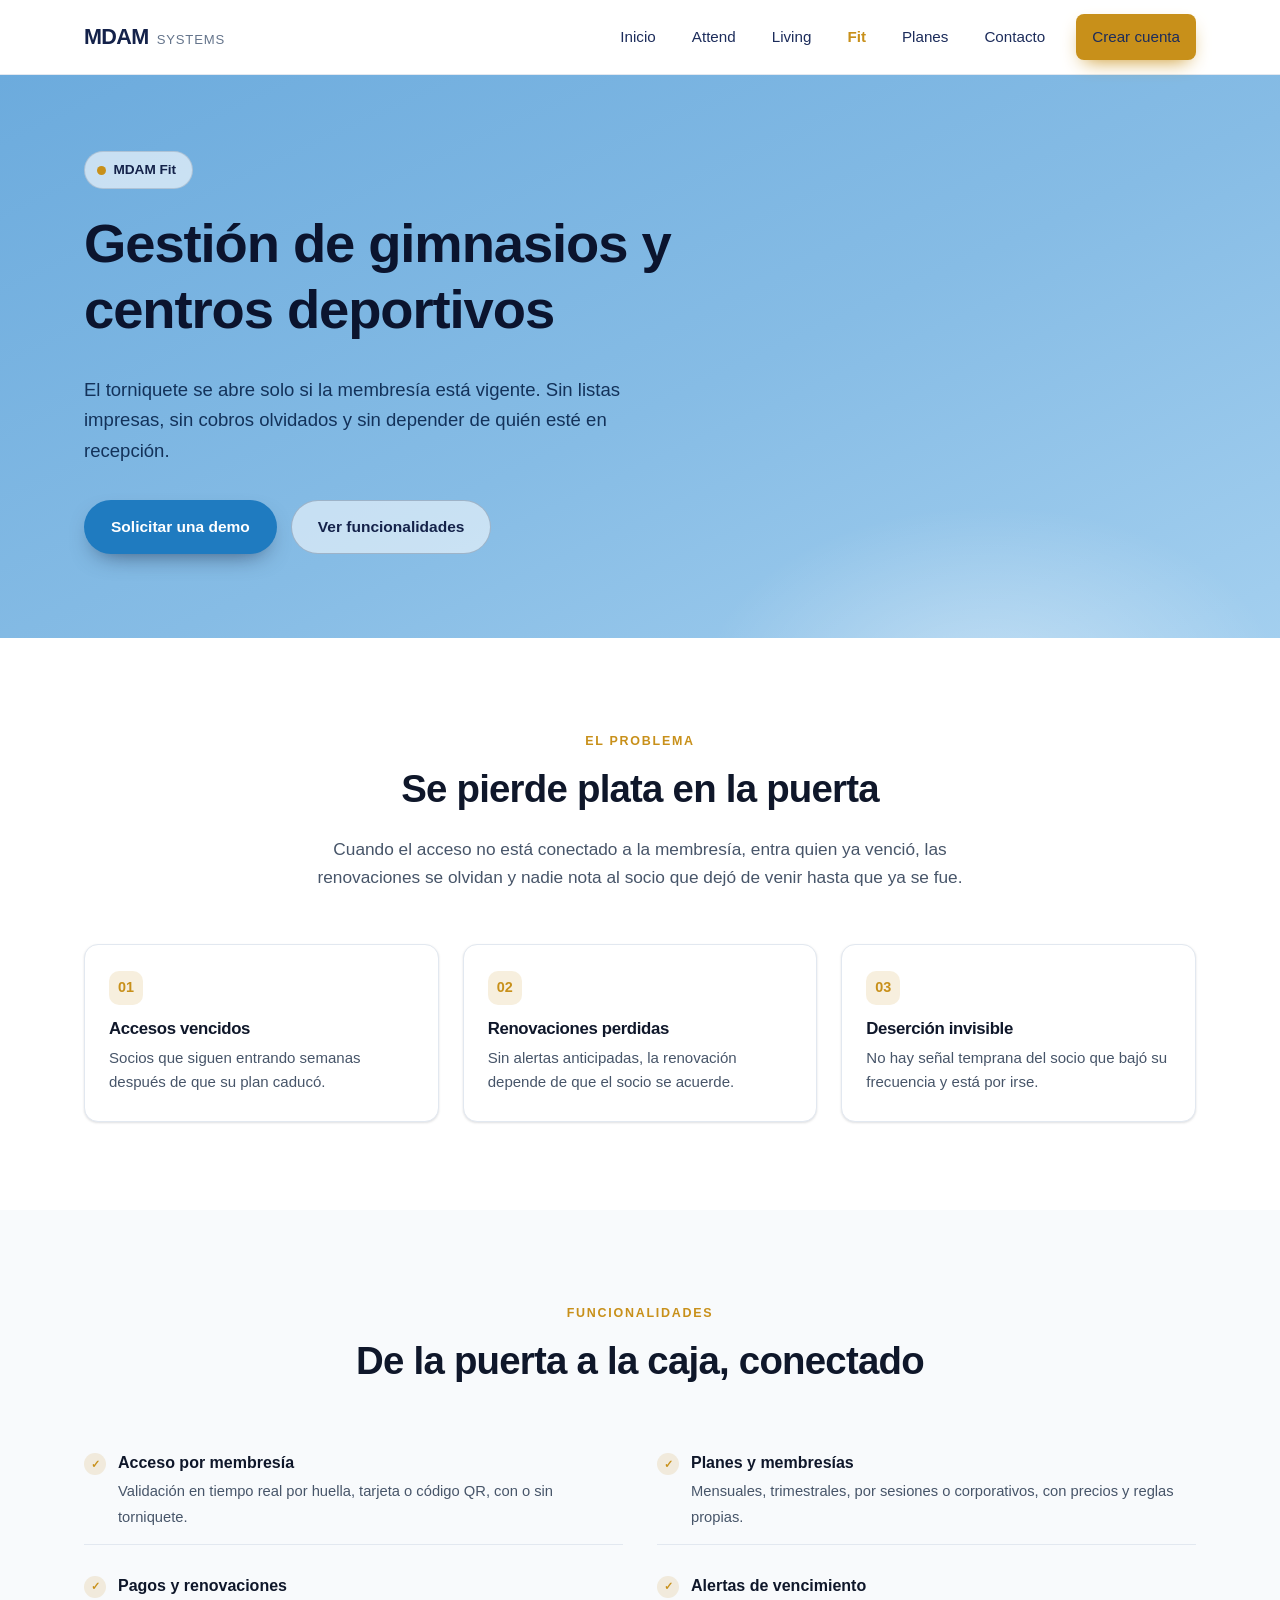
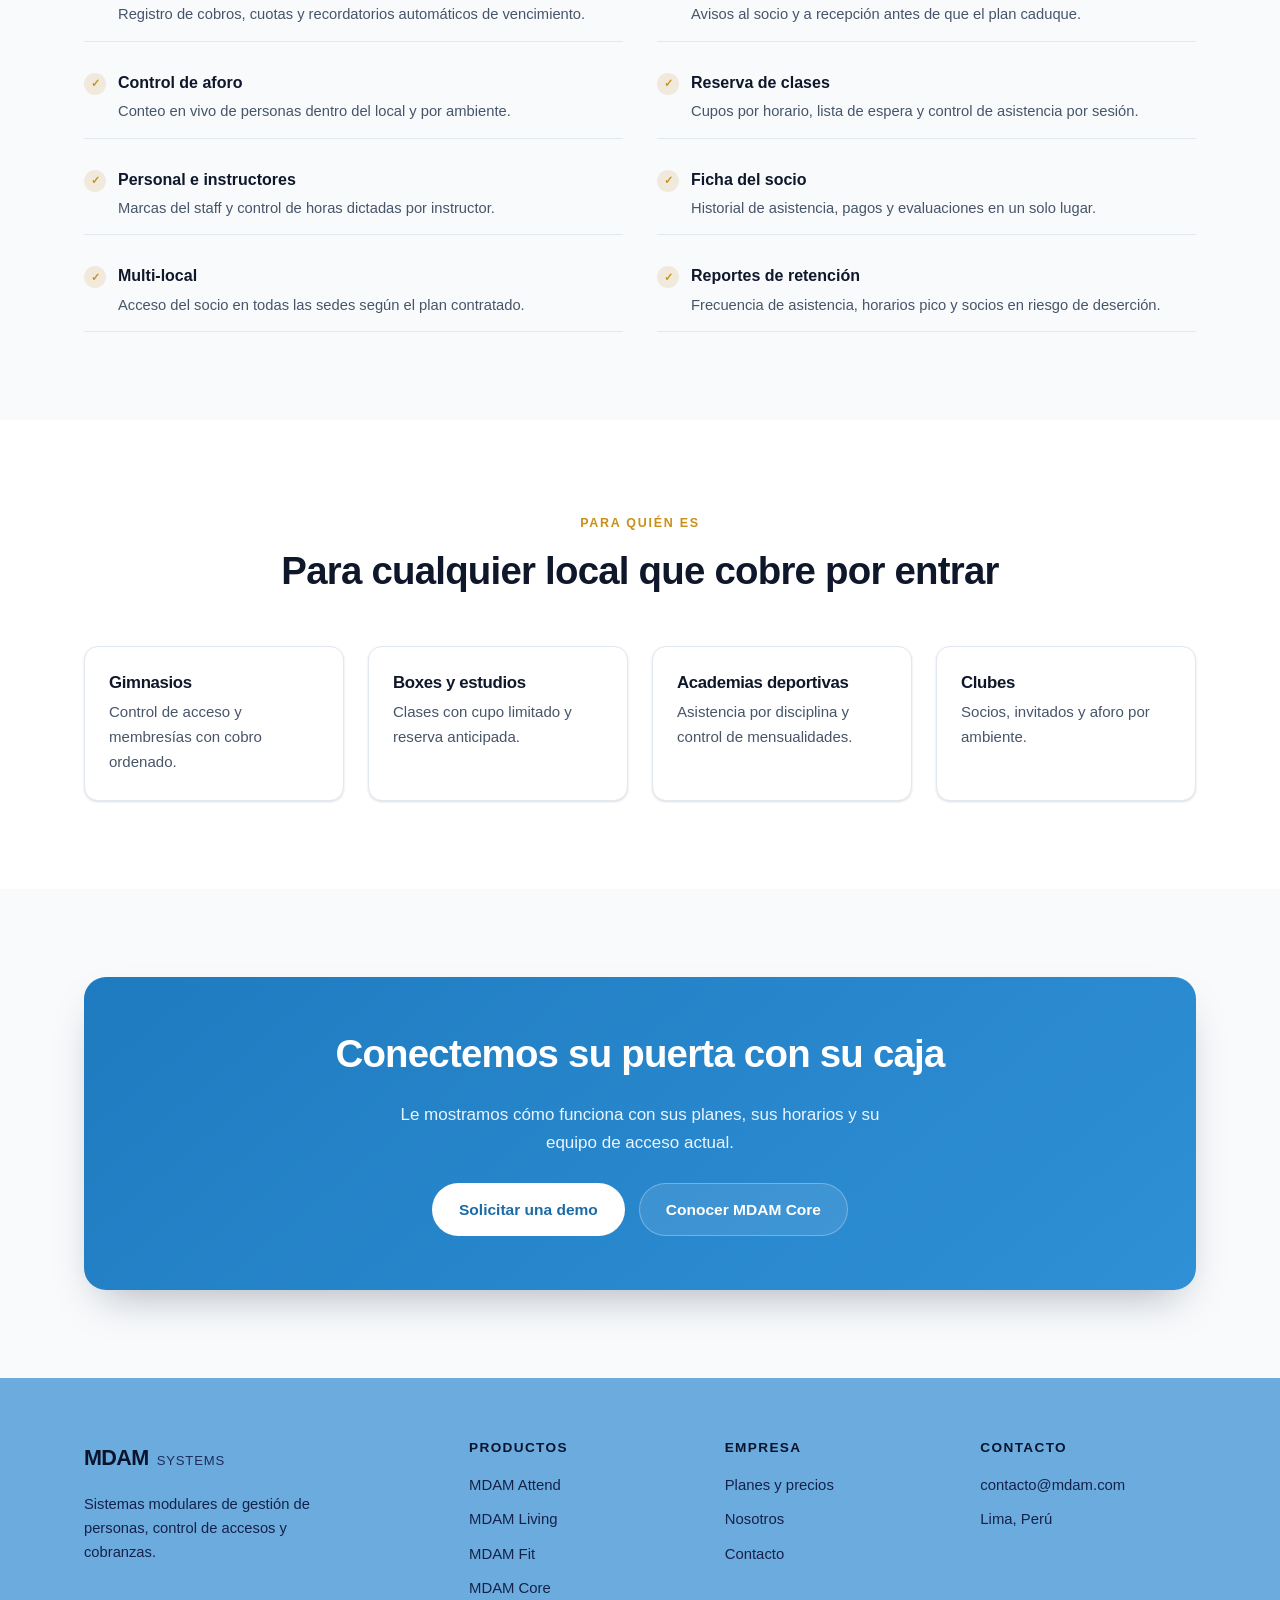
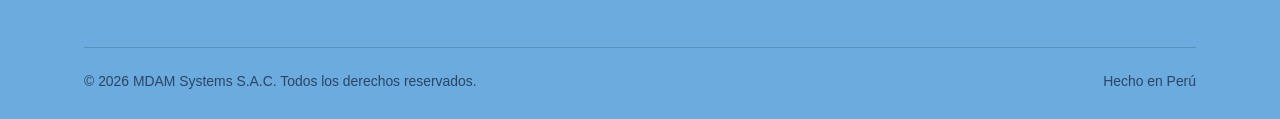
<file: fit.html>
<!DOCTYPE html>
<html lang="es">
<head>
<meta charset="UTF-8">
<meta name="viewport" content="width=device-width, initial-scale=1">
<title>MDAM Fit | Gestión de gimnasios y centros deportivos</title>
<meta name="description" content="MDAM Fit controla el acceso por membresía, planes, pagos, renovaciones, aforo y clases en gimnasios y centros deportivos.">
<link rel="stylesheet" href="assets/css/styles.css">
</head>
<body class="theme-fit">

<header class="site-header">
  <div class="container">
    <a class="logo" href="index.html"><b>MDAM</b> <span>Systems</span></a>
    <button class="nav-toggle" type="button" aria-label="Abrir menú" aria-expanded="false"><span></span></button>
    <nav class="nav">
      <a href="index.html">Inicio</a>
      <a href="attend.html">Attend</a>
      <a href="living.html">Living</a>
      <a href="fit.html" class="is-active">Fit</a>
      <a href="planes.html">Planes</a>
      <a href="contacto.html">Contacto</a>
      <a class="btn btn--primary" href="registro.html">Crear cuenta</a>
    </nav>
  </div>
</header>

<main>

  <section class="hero hero--product">
    <div class="container">
      <span class="hero__badge"><i></i> MDAM Fit</span>
      <h1>Gestión de gimnasios y centros deportivos</h1>
      <p class="hero__lead">
        El torniquete se abre solo si la membresía está vigente. Sin listas impresas,
        sin cobros olvidados y sin depender de quién esté en recepción.
      </p>
      <div class="hero__actions">
        <a class="btn btn--primary" href="contacto.html">Solicitar una demo</a>
        <a class="btn btn--light" href="#funcionalidades">Ver funcionalidades</a>
      </div>
    </div>
  </section>

  <section class="section">
    <div class="container">
      <div class="section-head reveal">
        <span class="eyebrow">El problema</span>
        <h2>Se pierde plata en la puerta</h2>
        <p>Cuando el acceso no está conectado a la membresía, entra quien ya venció, las renovaciones se olvidan y nadie nota al socio que dejó de venir hasta que ya se fue.</p>
      </div>

      <div class="grid grid--3">
        <div class="feature reveal">
          <span class="feature__num">01</span>
          <h3>Accesos vencidos</h3>
          <p>Socios que siguen entrando semanas después de que su plan caducó.</p>
        </div>
        <div class="feature reveal">
          <span class="feature__num">02</span>
          <h3>Renovaciones perdidas</h3>
          <p>Sin alertas anticipadas, la renovación depende de que el socio se acuerde.</p>
        </div>
        <div class="feature reveal">
          <span class="feature__num">03</span>
          <h3>Deserción invisible</h3>
          <p>No hay señal temprana del socio que bajó su frecuencia y está por irse.</p>
        </div>
      </div>
    </div>
  </section>

  <section class="section section--soft" id="funcionalidades">
    <div class="container">
      <div class="section-head reveal">
        <span class="eyebrow">Funcionalidades</span>
        <h2>De la puerta a la caja, conectado</h2>
      </div>

      <ul class="fgrid reveal">
        <li><span class="tick">&#10003;</span><div><strong>Acceso por membresía</strong><span>Validación en tiempo real por huella, tarjeta o código QR, con o sin torniquete.</span></div></li>
        <li><span class="tick">&#10003;</span><div><strong>Planes y membresías</strong><span>Mensuales, trimestrales, por sesiones o corporativos, con precios y reglas propias.</span></div></li>
        <li><span class="tick">&#10003;</span><div><strong>Pagos y renovaciones</strong><span>Registro de cobros, cuotas y recordatorios automáticos de vencimiento.</span></div></li>
        <li><span class="tick">&#10003;</span><div><strong>Alertas de vencimiento</strong><span>Avisos al socio y a recepción antes de que el plan caduque.</span></div></li>
        <li><span class="tick">&#10003;</span><div><strong>Control de aforo</strong><span>Conteo en vivo de personas dentro del local y por ambiente.</span></div></li>
        <li><span class="tick">&#10003;</span><div><strong>Reserva de clases</strong><span>Cupos por horario, lista de espera y control de asistencia por sesión.</span></div></li>
        <li><span class="tick">&#10003;</span><div><strong>Personal e instructores</strong><span>Marcas del staff y control de horas dictadas por instructor.</span></div></li>
        <li><span class="tick">&#10003;</span><div><strong>Ficha del socio</strong><span>Historial de asistencia, pagos y evaluaciones en un solo lugar.</span></div></li>
        <li><span class="tick">&#10003;</span><div><strong>Multi-local</strong><span>Acceso del socio en todas las sedes según el plan contratado.</span></div></li>
        <li><span class="tick">&#10003;</span><div><strong>Reportes de retención</strong><span>Frecuencia de asistencia, horarios pico y socios en riesgo de deserción.</span></div></li>
      </ul>
    </div>
  </section>

  <section class="section">
    <div class="container">
      <div class="section-head reveal">
        <span class="eyebrow">Para quién es</span>
        <h2>Para cualquier local que cobre por entrar</h2>
      </div>

      <div class="grid grid--4">
        <div class="feature reveal"><h3>Gimnasios</h3><p>Control de acceso y membresías con cobro ordenado.</p></div>
        <div class="feature reveal"><h3>Boxes y estudios</h3><p>Clases con cupo limitado y reserva anticipada.</p></div>
        <div class="feature reveal"><h3>Academias deportivas</h3><p>Asistencia por disciplina y control de mensualidades.</p></div>
        <div class="feature reveal"><h3>Clubes</h3><p>Socios, invitados y aforo por ambiente.</p></div>
      </div>
    </div>
  </section>

  <section class="section section--soft">
    <div class="container">
      <div class="cta reveal">
        <h2>Conectemos su puerta con su caja</h2>
        <p>Le mostramos cómo funciona con sus planes, sus horarios y su equipo de acceso actual.</p>
        <div class="cta__actions">
          <a class="btn btn--white" href="contacto.html">Solicitar una demo</a>
          <a class="btn btn--light" href="index.html#core">Conocer MDAM Core</a>
        </div>
      </div>
    </div>
  </section>

</main>

<footer class="site-footer">
  <div class="container">
    <div class="footer__grid">
      <div class="footer__brand">
        <a class="logo" href="index.html"><b>MDAM</b> <span>Systems</span></a>
        <p>Sistemas modulares de gestión de personas, control de accesos y cobranzas.</p>
      </div>
      <div>
        <h4>Productos</h4>
        <ul>
          <li><a href="attend.html">MDAM Attend</a></li>
          <li><a href="living.html">MDAM Living</a></li>
          <li><a href="fit.html">MDAM Fit</a></li>
          <li><a href="index.html#core">MDAM Core</a></li>
        </ul>
      </div>
      <div>
        <h4>Empresa</h4>
        <ul>
          <li><a href="planes.html">Planes y precios</a></li>
          <li><a href="index.html#nosotros">Nosotros</a></li>
          <li><a href="contacto.html">Contacto</a></li>
        </ul>
      </div>
      <div>
        <h4>Contacto</h4>
        <ul>
          <li><a href="mailto:contacto@mdam.com">contacto@mdam.com</a></li>
          <li>Lima, Perú</li>
        </ul>
      </div>
    </div>
    <div class="footer__bottom">
      <span>&copy; <span data-year>2026</span> MDAM Systems S.A.C. Todos los derechos reservados.</span>
      <span>Hecho en Perú</span>
    </div>
  </div>
</footer>

<script src="assets/js/main.js"></script>
</body>
</html>
</file>
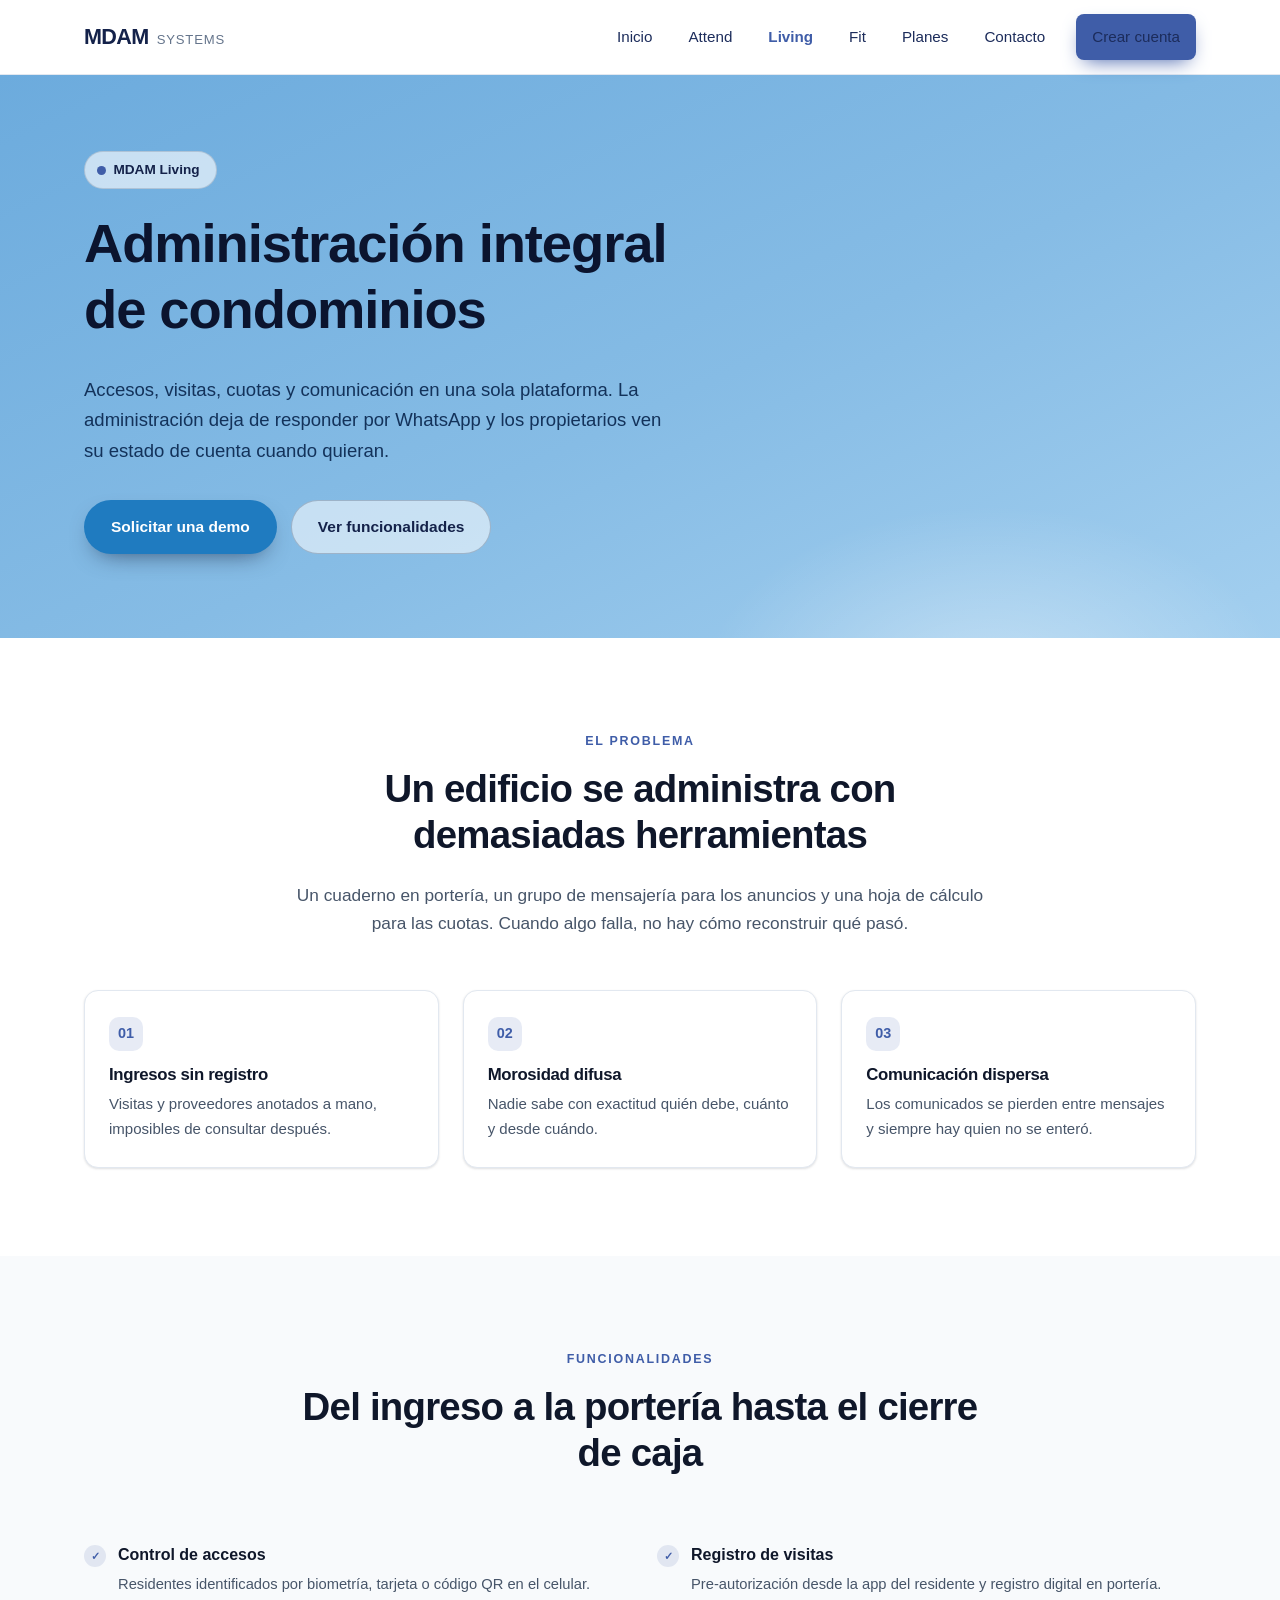
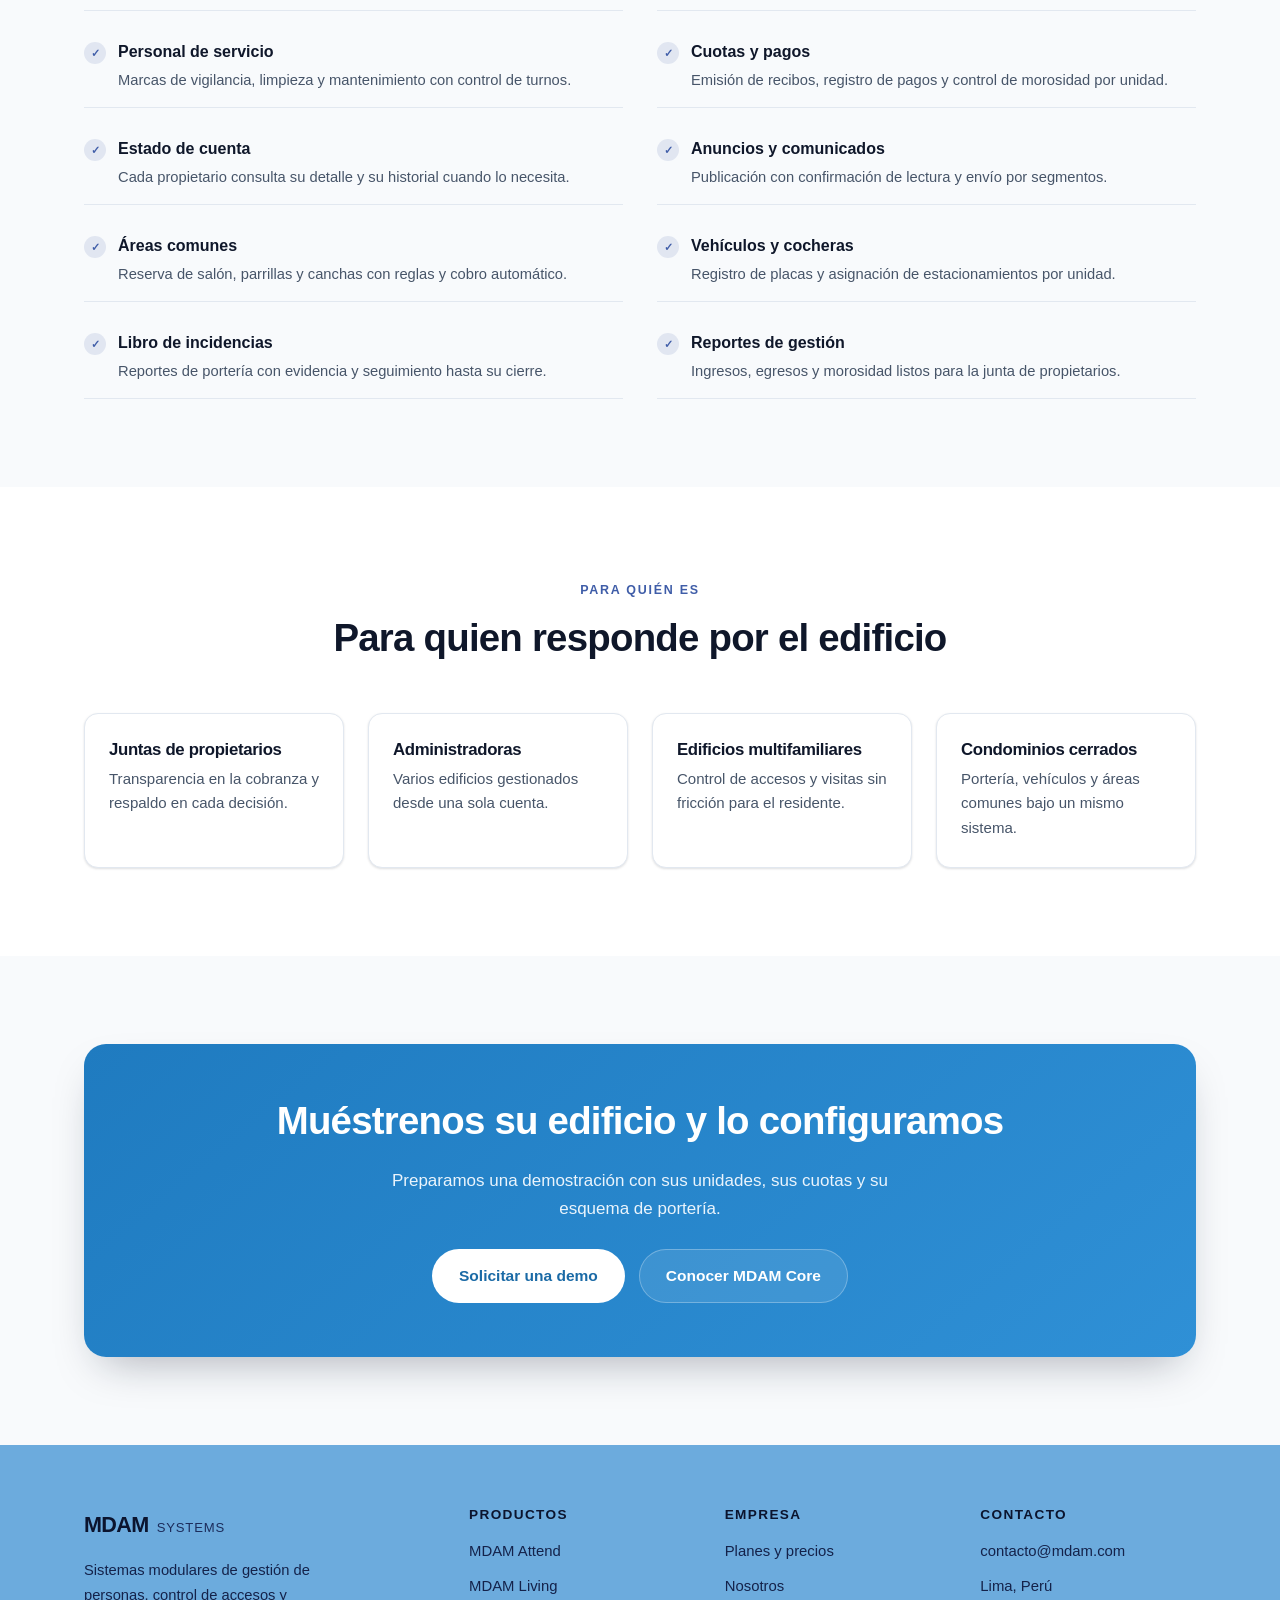
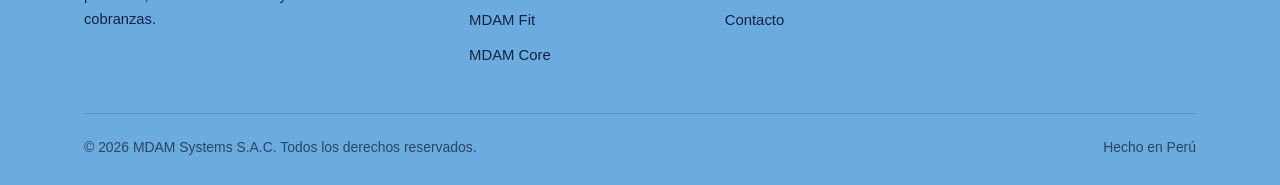
<file: living.html>
<!DOCTYPE html>
<html lang="es">
<head>
<meta charset="UTF-8">
<meta name="viewport" content="width=device-width, initial-scale=1">
<title>MDAM Living | Administración integral de condominios</title>
<meta name="description" content="MDAM Living administra condominios: control de accesos, visitas, cuotas y pagos, anuncios, áreas comunes y personal de servicio.">
<link rel="stylesheet" href="assets/css/styles.css">
</head>
<body class="theme-living">

<header class="site-header">
  <div class="container">
    <a class="logo" href="index.html"><b>MDAM</b> <span>Systems</span></a>
    <button class="nav-toggle" type="button" aria-label="Abrir menú" aria-expanded="false"><span></span></button>
    <nav class="nav">
      <a href="index.html">Inicio</a>
      <a href="attend.html">Attend</a>
      <a href="living.html" class="is-active">Living</a>
      <a href="fit.html">Fit</a>
      <a href="planes.html">Planes</a>
      <a href="contacto.html">Contacto</a>
      <a class="btn btn--primary" href="registro.html">Crear cuenta</a>
    </nav>
  </div>
</header>

<main>

  <section class="hero hero--product">
    <div class="container">
      <span class="hero__badge"><i></i> MDAM Living</span>
      <h1>Administración integral de condominios</h1>
      <p class="hero__lead">
        Accesos, visitas, cuotas y comunicación en una sola plataforma. La administración
        deja de responder por WhatsApp y los propietarios ven su estado de cuenta cuando quieran.
      </p>
      <div class="hero__actions">
        <a class="btn btn--primary" href="contacto.html">Solicitar una demo</a>
        <a class="btn btn--light" href="#funcionalidades">Ver funcionalidades</a>
      </div>
    </div>
  </section>

  <section class="section">
    <div class="container">
      <div class="section-head reveal">
        <span class="eyebrow">El problema</span>
        <h2>Un edificio se administra con demasiadas herramientas</h2>
        <p>Un cuaderno en portería, un grupo de mensajería para los anuncios y una hoja de cálculo para las cuotas. Cuando algo falla, no hay cómo reconstruir qué pasó.</p>
      </div>

      <div class="grid grid--3">
        <div class="feature reveal">
          <span class="feature__num">01</span>
          <h3>Ingresos sin registro</h3>
          <p>Visitas y proveedores anotados a mano, imposibles de consultar después.</p>
        </div>
        <div class="feature reveal">
          <span class="feature__num">02</span>
          <h3>Morosidad difusa</h3>
          <p>Nadie sabe con exactitud quién debe, cuánto y desde cuándo.</p>
        </div>
        <div class="feature reveal">
          <span class="feature__num">03</span>
          <h3>Comunicación dispersa</h3>
          <p>Los comunicados se pierden entre mensajes y siempre hay quien no se enteró.</p>
        </div>
      </div>
    </div>
  </section>

  <section class="section section--soft" id="funcionalidades">
    <div class="container">
      <div class="section-head reveal">
        <span class="eyebrow">Funcionalidades</span>
        <h2>Del ingreso a la portería hasta el cierre de caja</h2>
      </div>

      <ul class="fgrid reveal">
        <li><span class="tick">&#10003;</span><div><strong>Control de accesos</strong><span>Residentes identificados por biometría, tarjeta o código QR en el celular.</span></div></li>
        <li><span class="tick">&#10003;</span><div><strong>Registro de visitas</strong><span>Pre-autorización desde la app del residente y registro digital en portería.</span></div></li>
        <li><span class="tick">&#10003;</span><div><strong>Personal de servicio</strong><span>Marcas de vigilancia, limpieza y mantenimiento con control de turnos.</span></div></li>
        <li><span class="tick">&#10003;</span><div><strong>Cuotas y pagos</strong><span>Emisión de recibos, registro de pagos y control de morosidad por unidad.</span></div></li>
        <li><span class="tick">&#10003;</span><div><strong>Estado de cuenta</strong><span>Cada propietario consulta su detalle y su historial cuando lo necesita.</span></div></li>
        <li><span class="tick">&#10003;</span><div><strong>Anuncios y comunicados</strong><span>Publicación con confirmación de lectura y envío por segmentos.</span></div></li>
        <li><span class="tick">&#10003;</span><div><strong>Áreas comunes</strong><span>Reserva de salón, parrillas y canchas con reglas y cobro automático.</span></div></li>
        <li><span class="tick">&#10003;</span><div><strong>Vehículos y cocheras</strong><span>Registro de placas y asignación de estacionamientos por unidad.</span></div></li>
        <li><span class="tick">&#10003;</span><div><strong>Libro de incidencias</strong><span>Reportes de portería con evidencia y seguimiento hasta su cierre.</span></div></li>
        <li><span class="tick">&#10003;</span><div><strong>Reportes de gestión</strong><span>Ingresos, egresos y morosidad listos para la junta de propietarios.</span></div></li>
      </ul>
    </div>
  </section>

  <section class="section">
    <div class="container">
      <div class="section-head reveal">
        <span class="eyebrow">Para quién es</span>
        <h2>Para quien responde por el edificio</h2>
      </div>

      <div class="grid grid--4">
        <div class="feature reveal"><h3>Juntas de propietarios</h3><p>Transparencia en la cobranza y respaldo en cada decisión.</p></div>
        <div class="feature reveal"><h3>Administradoras</h3><p>Varios edificios gestionados desde una sola cuenta.</p></div>
        <div class="feature reveal"><h3>Edificios multifamiliares</h3><p>Control de accesos y visitas sin fricción para el residente.</p></div>
        <div class="feature reveal"><h3>Condominios cerrados</h3><p>Portería, vehículos y áreas comunes bajo un mismo sistema.</p></div>
      </div>
    </div>
  </section>

  <section class="section section--soft">
    <div class="container">
      <div class="cta reveal">
        <h2>Muéstrenos su edificio y lo configuramos</h2>
        <p>Preparamos una demostración con sus unidades, sus cuotas y su esquema de portería.</p>
        <div class="cta__actions">
          <a class="btn btn--white" href="contacto.html">Solicitar una demo</a>
          <a class="btn btn--light" href="index.html#core">Conocer MDAM Core</a>
        </div>
      </div>
    </div>
  </section>

</main>

<footer class="site-footer">
  <div class="container">
    <div class="footer__grid">
      <div class="footer__brand">
        <a class="logo" href="index.html"><b>MDAM</b> <span>Systems</span></a>
        <p>Sistemas modulares de gestión de personas, control de accesos y cobranzas.</p>
      </div>
      <div>
        <h4>Productos</h4>
        <ul>
          <li><a href="attend.html">MDAM Attend</a></li>
          <li><a href="living.html">MDAM Living</a></li>
          <li><a href="fit.html">MDAM Fit</a></li>
          <li><a href="index.html#core">MDAM Core</a></li>
        </ul>
      </div>
      <div>
        <h4>Empresa</h4>
        <ul>
          <li><a href="planes.html">Planes y precios</a></li>
          <li><a href="index.html#nosotros">Nosotros</a></li>
          <li><a href="contacto.html">Contacto</a></li>
        </ul>
      </div>
      <div>
        <h4>Contacto</h4>
        <ul>
          <li><a href="mailto:contacto@mdam.com">contacto@mdam.com</a></li>
          <li>Lima, Perú</li>
        </ul>
      </div>
    </div>
    <div class="footer__bottom">
      <span>&copy; <span data-year>2026</span> MDAM Systems S.A.C. Todos los derechos reservados.</span>
      <span>Hecho en Perú</span>
    </div>
  </div>
</footer>

<script src="assets/js/main.js"></script>
</body>
</html>
</file>
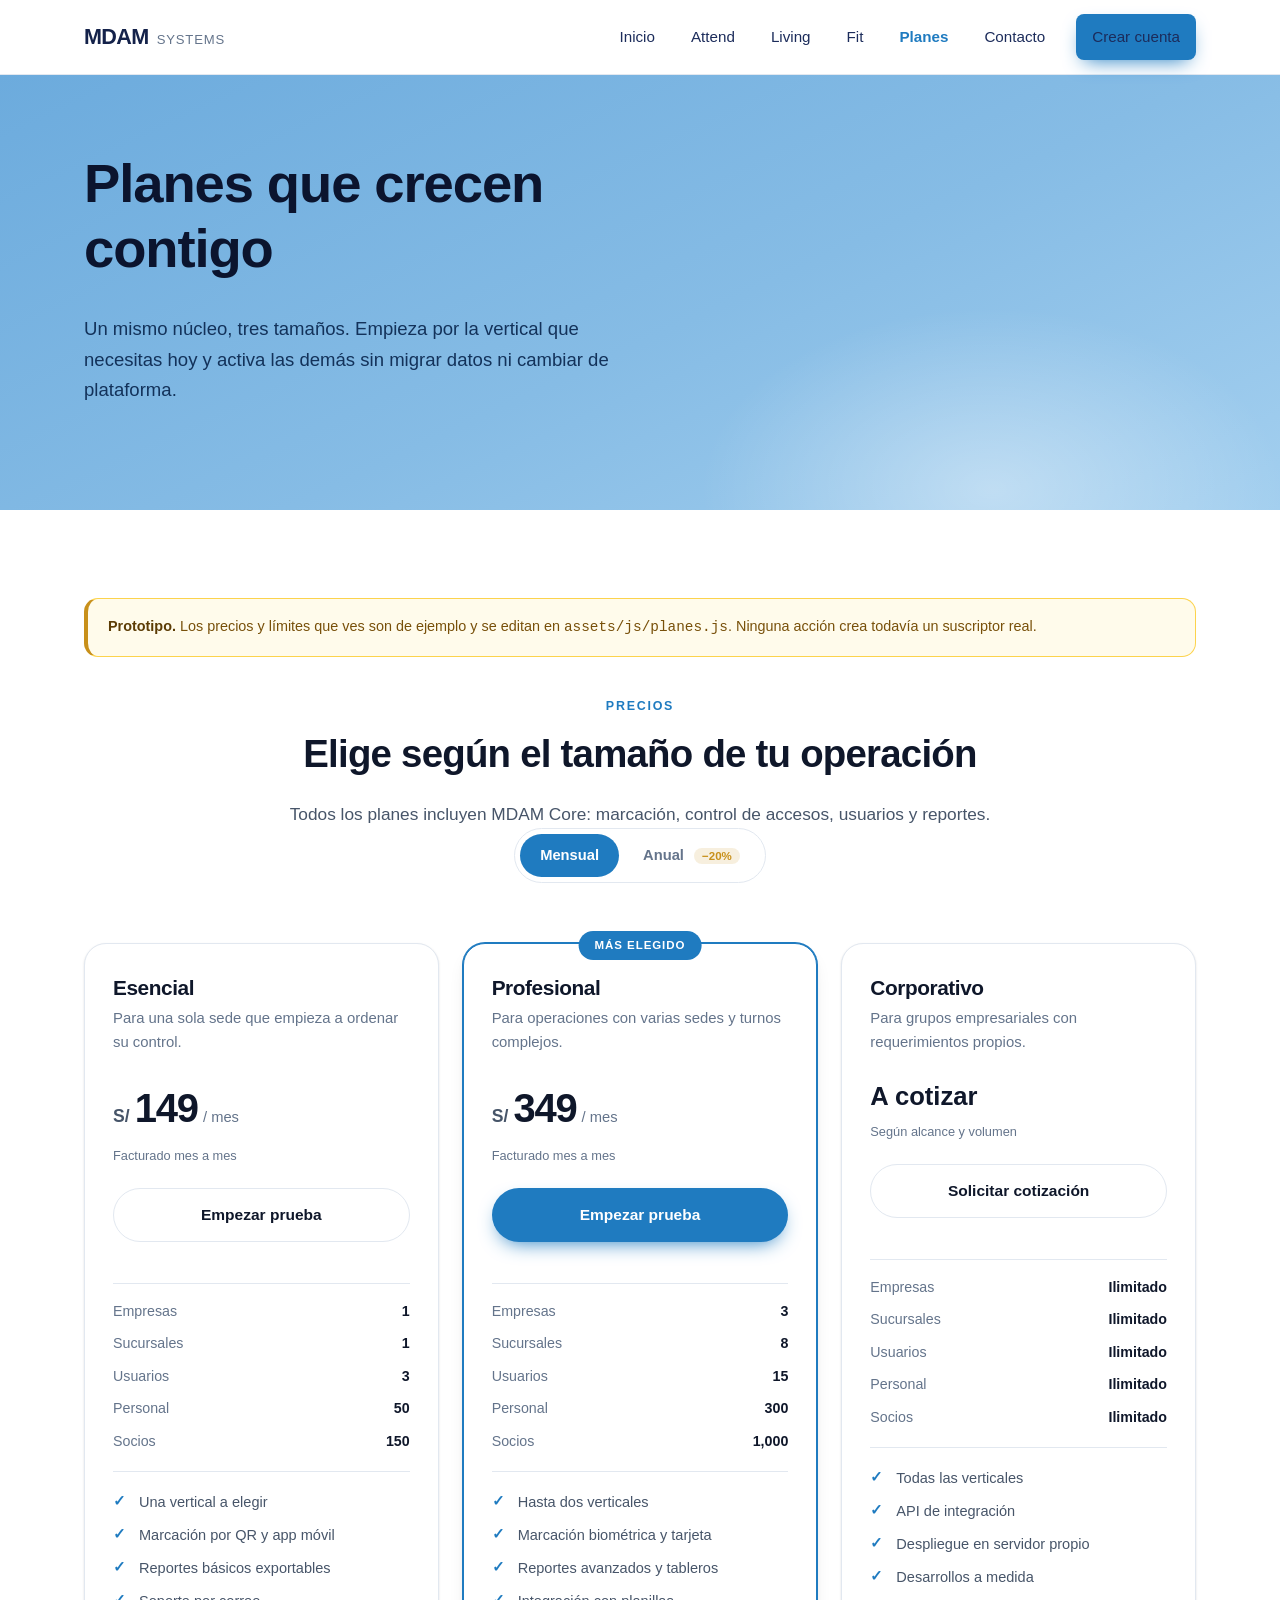
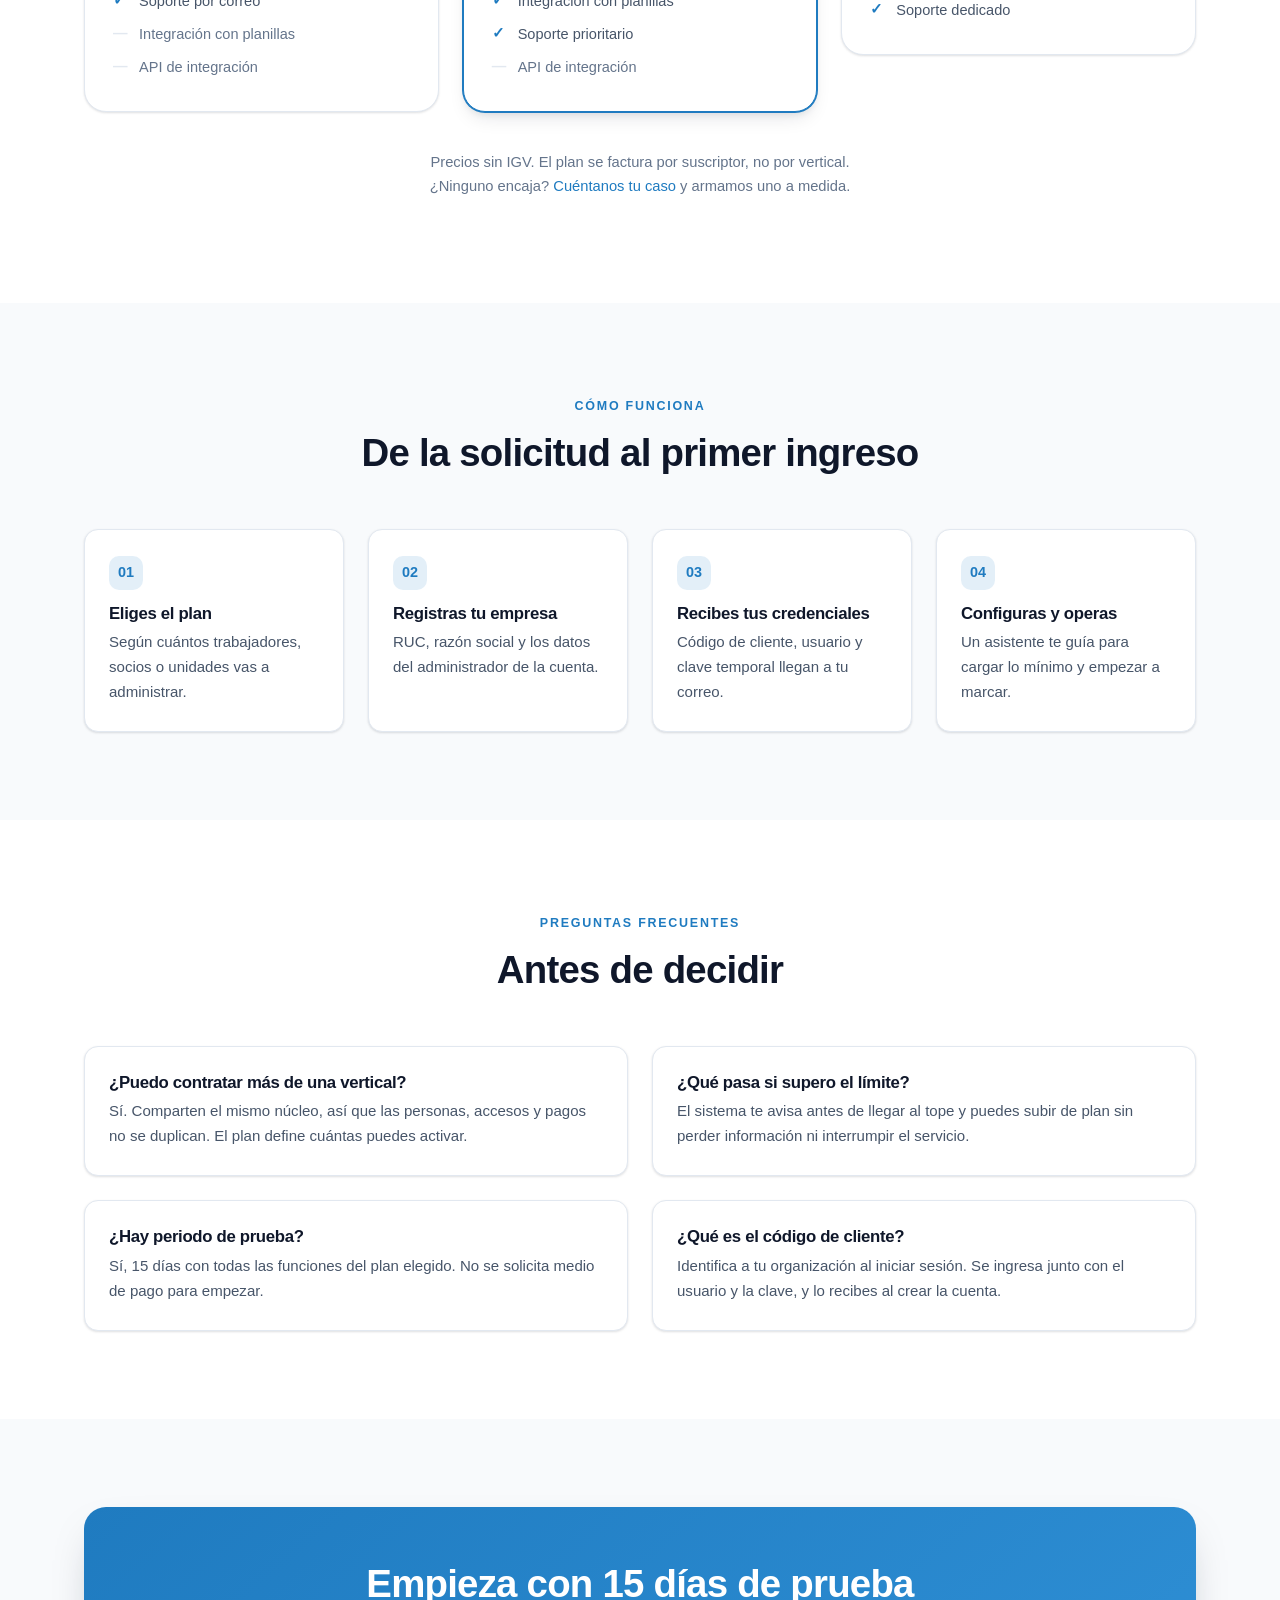
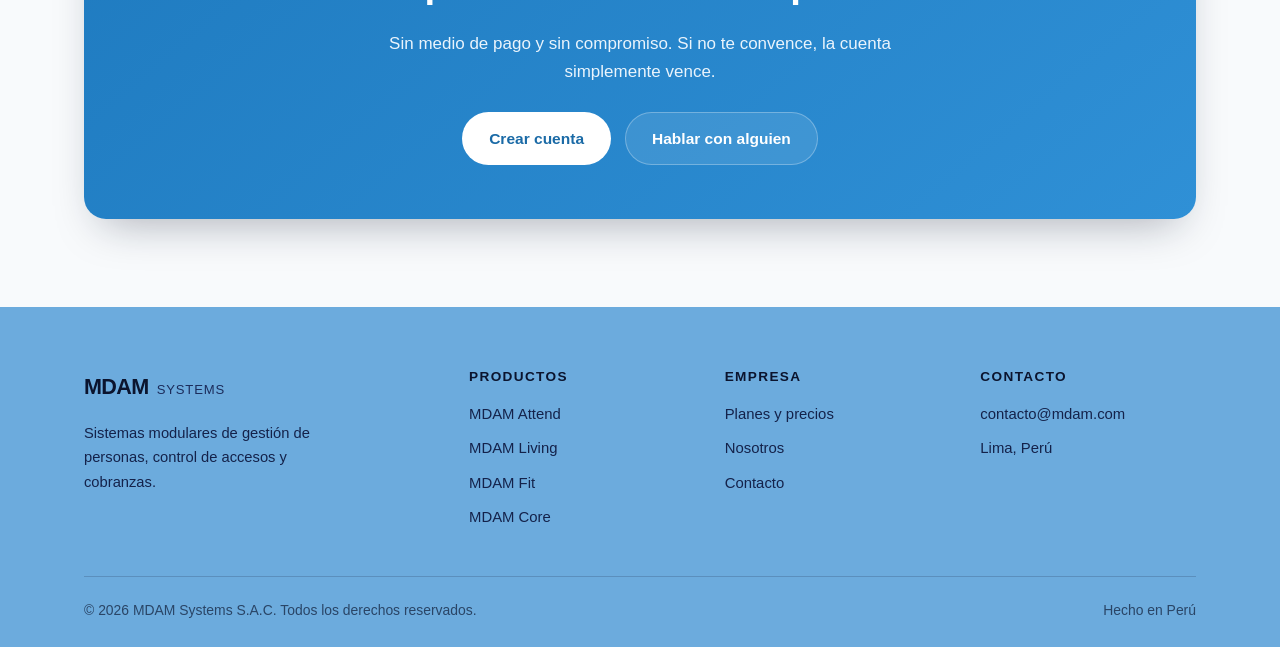
<file: planes.html>
<!DOCTYPE html>
<html lang="es">
<head>
<meta charset="UTF-8">
<meta name="viewport" content="width=device-width, initial-scale=1">
<title>Planes y precios | MDAM Systems</title>
<meta name="description" content="Planes de MDAM Systems: Esencial, Profesional y Corporativo. Elige según el tamaño de tu operación y activa las verticales que necesites.">
<link rel="stylesheet" href="assets/css/styles.css">
</head>
<body>

<header class="site-header">
  <div class="container">
    <a class="logo" href="index.html"><b>MDAM</b> <span>Systems</span></a>
    <button class="nav-toggle" type="button" aria-label="Abrir menú" aria-expanded="false"><span></span></button>
    <nav class="nav">
      <a href="index.html">Inicio</a>
      <a href="attend.html">Attend</a>
      <a href="living.html">Living</a>
      <a href="fit.html">Fit</a>
      <a href="planes.html" class="is-active">Planes</a>
      <a href="contacto.html">Contacto</a>
      <a class="btn btn--primary" href="registro.html">Crear cuenta</a>
    </nav>
  </div>
</header>

<main>

  <section class="hero hero--product">
    <div class="container">
      <h1>Planes que crecen contigo</h1>
      <p class="hero__lead">
        Un mismo núcleo, tres tamaños. Empieza por la vertical que necesitas hoy
        y activa las demás sin migrar datos ni cambiar de plataforma.
      </p>
    </div>
  </section>

  <section class="section">
    <div class="container">

      <div class="proto">
        <strong>Prototipo.</strong> Los precios y límites que ves son de ejemplo y se editan en
        <code>assets/js/planes.js</code>. Ninguna acción crea todavía un suscriptor real.
      </div>

      <div class="section-head reveal">
        <span class="eyebrow">Precios</span>
        <h2>Elige según el tamaño de tu operación</h2>
        <p>Todos los planes incluyen MDAM Core: marcación, control de accesos, usuarios y reportes.</p>
        <div class="switch" role="group" aria-label="Periodicidad">
          <button type="button" data-periodo="mensual" class="is-active">Mensual</button>
          <button type="button" data-periodo="anual">Anual <span class="tag-save">−20%</span></button>
        </div>
      </div>

      <div class="plans" id="plans"></div>

      <p style="text-align:center; margin-top:38px; font-size:.92rem; color:var(--muted)">
        Precios sin IGV. El plan se factura por suscriptor, no por vertical.<br>
        ¿Ninguno encaja? <a href="contacto.html">Cuéntanos tu caso</a> y armamos uno a medida.
      </p>

    </div>
  </section>

  <section class="section section--soft">
    <div class="container">
      <div class="section-head reveal">
        <span class="eyebrow">Cómo funciona</span>
        <h2>De la solicitud al primer ingreso</h2>
      </div>

      <div class="grid grid--4">
        <div class="feature reveal">
          <span class="feature__num">01</span>
          <h3>Eliges el plan</h3>
          <p>Según cuántos trabajadores, socios o unidades vas a administrar.</p>
        </div>
        <div class="feature reveal">
          <span class="feature__num">02</span>
          <h3>Registras tu empresa</h3>
          <p>RUC, razón social y los datos del administrador de la cuenta.</p>
        </div>
        <div class="feature reveal">
          <span class="feature__num">03</span>
          <h3>Recibes tus credenciales</h3>
          <p>Código de cliente, usuario y clave temporal llegan a tu correo.</p>
        </div>
        <div class="feature reveal">
          <span class="feature__num">04</span>
          <h3>Configuras y operas</h3>
          <p>Un asistente te guía para cargar lo mínimo y empezar a marcar.</p>
        </div>
      </div>
    </div>
  </section>

  <section class="section">
    <div class="container">
      <div class="section-head reveal">
        <span class="eyebrow">Preguntas frecuentes</span>
        <h2>Antes de decidir</h2>
      </div>

      <div class="grid grid--2">
        <div class="feature reveal">
          <h3>¿Puedo contratar más de una vertical?</h3>
          <p>Sí. Comparten el mismo núcleo, así que las personas, accesos y pagos no se duplican. El plan define cuántas puedes activar.</p>
        </div>
        <div class="feature reveal">
          <h3>¿Qué pasa si supero el límite?</h3>
          <p>El sistema te avisa antes de llegar al tope y puedes subir de plan sin perder información ni interrumpir el servicio.</p>
        </div>
        <div class="feature reveal">
          <h3>¿Hay periodo de prueba?</h3>
          <p>Sí, 15 días con todas las funciones del plan elegido. No se solicita medio de pago para empezar.</p>
        </div>
        <div class="feature reveal">
          <h3>¿Qué es el código de cliente?</h3>
          <p>Identifica a tu organización al iniciar sesión. Se ingresa junto con el usuario y la clave, y lo recibes al crear la cuenta.</p>
        </div>
      </div>
    </div>
  </section>

  <section class="section section--soft">
    <div class="container">
      <div class="cta reveal">
        <h2>Empieza con 15 días de prueba</h2>
        <p>Sin medio de pago y sin compromiso. Si no te convence, la cuenta simplemente vence.</p>
        <div class="cta__actions">
          <a class="btn btn--white" href="registro.html">Crear cuenta</a>
          <a class="btn btn--light" href="contacto.html">Hablar con alguien</a>
        </div>
      </div>
    </div>
  </section>

</main>

<footer class="site-footer">
  <div class="container">
    <div class="footer__grid">
      <div class="footer__brand">
        <a class="logo" href="index.html"><b>MDAM</b> <span>Systems</span></a>
        <p>Sistemas modulares de gestión de personas, control de accesos y cobranzas.</p>
      </div>
      <div>
        <h4>Productos</h4>
        <ul>
          <li><a href="attend.html">MDAM Attend</a></li>
          <li><a href="living.html">MDAM Living</a></li>
          <li><a href="fit.html">MDAM Fit</a></li>
          <li><a href="index.html#core">MDAM Core</a></li>
        </ul>
      </div>
      <div>
        <h4>Empresa</h4>
        <ul>
          <li><a href="planes.html">Planes y precios</a></li>
          <li><a href="index.html#nosotros">Nosotros</a></li>
          <li><a href="contacto.html">Contacto</a></li>
        </ul>
      </div>
      <div>
        <h4>Contacto</h4>
        <ul>
          <li><a href="mailto:contacto@mdam.com">contacto@mdam.com</a></li>
          <li>Lima, Perú</li>
        </ul>
      </div>
    </div>
    <div class="footer__bottom">
      <span>&copy; <span data-year>2026</span> MDAM Systems S.A.C. Todos los derechos reservados.</span>
      <span>Hecho en Perú</span>
    </div>
  </div>
</footer>

<script src="assets/js/planes.js"></script>
<script src="assets/js/main.js"></script>
<script>
(function () {
  'use strict';
  var cont = document.getElementById('plans');
  var periodo = 'mensual';

  function limiteFila(rotulo, valor) {
    return '<div><dt>' + rotulo + '</dt><dd>' + MDAM.util.formatearLimite(valor) + '</dd></div>';
  }

  function pintar() {
    cont.innerHTML = MDAM.PLANES.map(function (p) {
      var precio = MDAM.util.precioSegunPeriodo(p, periodo);
      var bloquePrecio = precio === null
        ? '<div class="plan__precio"><span class="cotizar">A cotizar</span></div>'
        : '<div class="plan__precio">' +
            '<span class="moneda">' + p.moneda + '</span>' +
            '<span class="monto">' + precio.toLocaleString('es-PE') + '</span>' +
            '<span class="periodo">/ mes</span>' +
          '</div>';

      var nota = precio === null
        ? 'Según alcance y volumen'
        : (periodo === 'anual' ? 'Facturado anualmente' : 'Facturado mes a mes');

      return '' +
      '<article class="plan ' + (p.destacado ? 'plan--destacado' : '') + ' reveal">' +
        (p.destacado ? '<span class="plan__flag">Más elegido</span>' : '') +
        '<h3>' + p.nombre + '</h3>' +
        '<p class="plan__resumen">' + p.resumen + '</p>' +
        bloquePrecio +
        '<p class="plan__nota">' + nota + '</p>' +
        '<a class="btn ' + (p.destacado ? 'btn--primary' : 'btn--ghost') + '" href="registro.html?plan=' + p.cod + '">' +
          (precio === null ? 'Solicitar cotización' : 'Empezar prueba') +
        '</a>' +
        '<dl class="plan__limites">' +
          limiteFila('Empresas', p.limites.empresas) +
          limiteFila('Sucursales', p.limites.sucursales) +
          limiteFila('Usuarios', p.limites.usuarios) +
          limiteFila('Personal', p.limites.personal) +
          limiteFila('Socios', p.limites.socios) +
        '</dl>' +
        '<ul class="plan__features">' +
          p.incluye.map(function (f) { return '<li>' + f + '</li>'; }).join('') +
          p.noIncluye.map(function (f) { return '<li class="no">' + f + '</li>'; }).join('') +
        '</ul>' +
      '</article>';
    }).join('');

    cont.querySelectorAll('.reveal').forEach(function (el) { el.classList.add('is-visible'); });
  }

  document.querySelectorAll('.switch button').forEach(function (b) {
    b.addEventListener('click', function () {
      document.querySelectorAll('.switch button').forEach(function (x) { x.classList.remove('is-active'); });
      b.classList.add('is-active');
      periodo = b.dataset.periodo;
      pintar();
    });
  });

  pintar();
})();
</script>
</body>
</html>
</file>
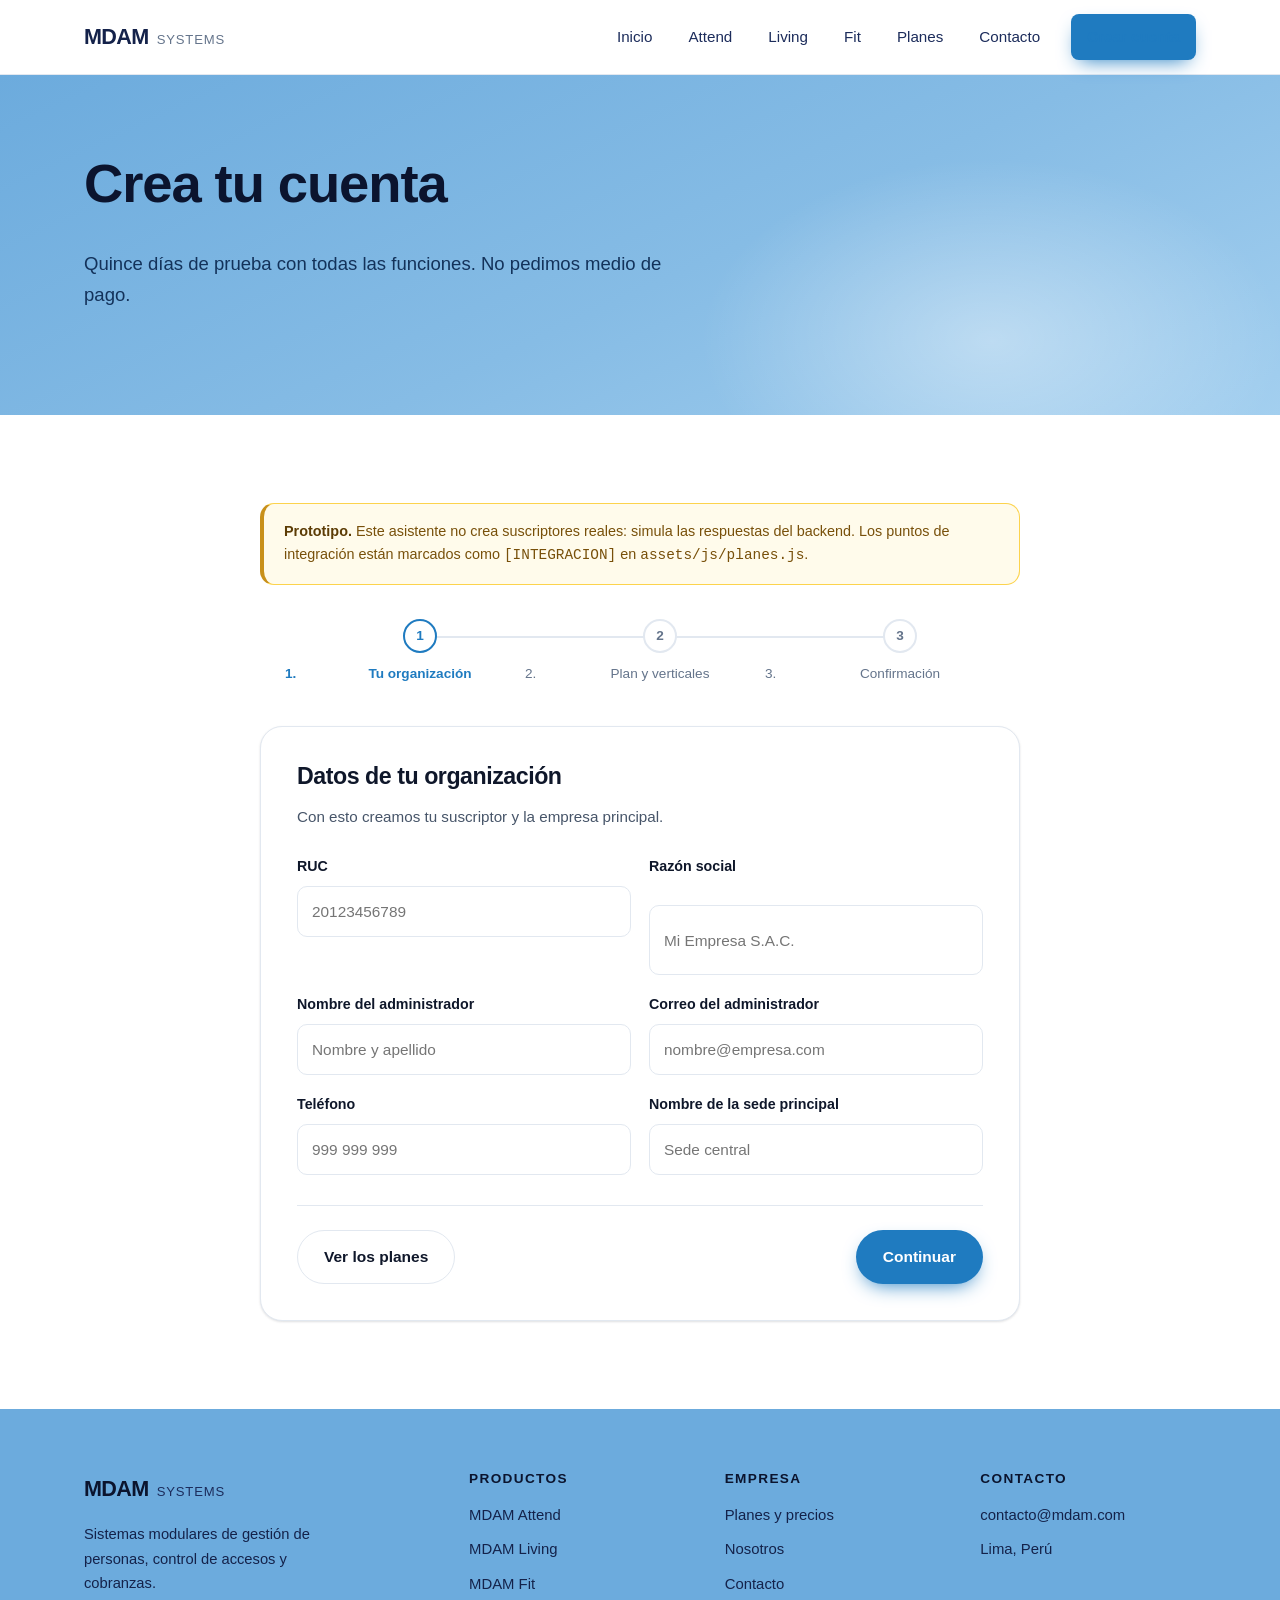
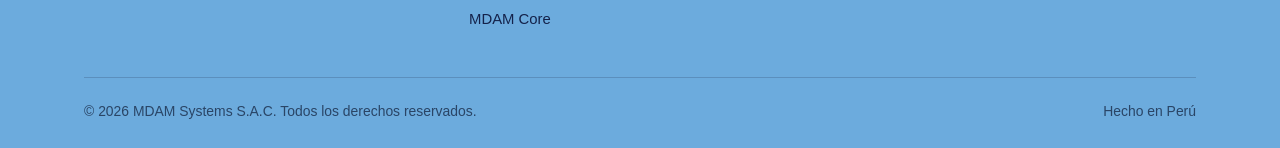
<file: registro.html>
<!DOCTYPE html>
<html lang="es">
<head>
<meta charset="UTF-8">
<meta name="viewport" content="width=device-width, initial-scale=1">
<title>Crear cuenta | MDAM Systems</title>
<meta name="description" content="Crea tu cuenta en MDAM Systems y empieza con 15 días de prueba. Sin medio de pago.">
<link rel="stylesheet" href="assets/css/styles.css">
</head>
<body>

<header class="site-header">
  <div class="container">
    <a class="logo" href="index.html"><b>MDAM</b> <span>Systems</span></a>
    <button class="nav-toggle" type="button" aria-label="Abrir menú" aria-expanded="false"><span></span></button>
    <nav class="nav">
      <a href="index.html">Inicio</a>
      <a href="attend.html">Attend</a>
      <a href="living.html">Living</a>
      <a href="fit.html">Fit</a>
      <a href="planes.html">Planes</a>
      <a href="contacto.html">Contacto</a>
      <a class="btn btn--primary is-active" href="registro.html">Crear cuenta</a>
    </nav>
  </div>
</header>

<main>

  <section class="hero hero--product">
    <div class="container">
      <h1>Crea tu cuenta</h1>
      <p class="hero__lead">
        Quince días de prueba con todas las funciones. No pedimos medio de pago.
      </p>
    </div>
  </section>

  <section class="section">
    <div class="container">

      <div class="wizard">

        <div class="proto">
          <strong>Prototipo.</strong> Este asistente no crea suscriptores reales: simula las respuestas
          del backend. Los puntos de integración están marcados como <code>[INTEGRACION]</code> en
          <code>assets/js/planes.js</code>.
        </div>

        <ol class="steps" id="steps">
          <li data-n="1" class="is-active">Tu organización</li>
          <li data-n="2">Plan y verticales</li>
          <li data-n="3">Confirmación</li>
        </ol>

        <form id="wizard-form" novalidate>

          <!-- ============ PASO 1 ============ -->
          <div class="step-panel is-active" data-step="1">
            <div class="wizard__card">
              <div class="section-head section-head--left" style="margin-bottom:26px">
                <h2 style="font-size:1.45rem">Datos de tu organización</h2>
                <p style="font-size:.95rem">Con esto creamos tu suscriptor y la empresa principal.</p>
              </div>

              <div class="form">
                <div class="form__row">
                  <div class="field">
                    <label for="ruc">RUC</label>
                    <input type="text" id="ruc" name="ruc" maxlength="11" inputmode="numeric" placeholder="20123456789" required>
                    <p class="error-msg" id="err-ruc"></p>
                  </div>
                  <div class="field">
                    <label for="razonSocial">Razón social</label>
                    <input type="text" id="razonSocial" name="razonSocial" placeholder="Mi Empresa S.A.C." required>
                  </div>
                </div>

                <div class="form__row">
                  <div class="field">
                    <label for="nombreAdmin">Nombre del administrador</label>
                    <input type="text" id="nombreAdmin" name="nombreAdmin" placeholder="Nombre y apellido" required>
                  </div>
                  <div class="field">
                    <label for="correoAdmin">Correo del administrador</label>
                    <input type="email" id="correoAdmin" name="correoAdmin" placeholder="nombre@empresa.com" required>
                  </div>
                </div>

                <div class="form__row">
                  <div class="field">
                    <label for="telefono">Teléfono</label>
                    <input type="tel" id="telefono" name="telefono" placeholder="999 999 999">
                  </div>
                  <div class="field">
                    <label for="sucursal">Nombre de la sede principal</label>
                    <input type="text" id="sucursal" name="sucursal" placeholder="Sede central" required>
                  </div>
                </div>
              </div>

              <div class="wizard__actions">
                <a class="btn btn--ghost" href="planes.html">Ver los planes</a>
                <button class="btn btn--primary" type="button" data-next>Continuar</button>
              </div>
            </div>
          </div>

          <!-- ============ PASO 2 ============ -->
          <div class="step-panel" data-step="2">
            <div class="wizard__card">
              <div class="section-head section-head--left" style="margin-bottom:26px">
                <h2 style="font-size:1.45rem">¿Qué vas a administrar?</h2>
                <p style="font-size:.95rem">Elige las verticales y dinos el tamaño; te sugerimos el plan que corresponde.</p>
              </div>

              <div class="pick" id="pick-verticales"></div>

              <div class="form" style="margin-top:26px">
                <div class="form__row">
                  <div class="field">
                    <label for="cantidad">¿Cuántas personas vas a administrar?</label>
                    <input type="number" id="cantidad" name="cantidad" min="1" placeholder="120">
                  </div>
                  <div class="field">
                    <label for="plan">Plan</label>
                    <select id="plan" name="plan"></select>
                  </div>
                </div>
                <p class="form__note" id="sugerencia"></p>
              </div>

              <div class="wizard__actions">
                <button class="btn btn--ghost" type="button" data-prev>Atrás</button>
                <button class="btn btn--primary" type="button" data-next>Continuar</button>
              </div>
            </div>
          </div>

          <!-- ============ PASO 3 ============ -->
          <div class="step-panel" data-step="3">
            <div class="wizard__card">
              <div class="section-head section-head--left" style="margin-bottom:26px">
                <h2 style="font-size:1.45rem">Revisa antes de crear</h2>
                <p style="font-size:.95rem">Verifica los datos: el RUC y la razón social quedarán registrados como tu empresa principal.</p>
              </div>

              <dl class="resumen" id="resumen"></dl>

              <div class="wizard__actions">
                <button class="btn btn--ghost" type="button" data-prev>Atrás</button>
                <button class="btn btn--primary" type="button" id="btn-crear">Crear mi cuenta</button>
              </div>
            </div>
          </div>

          <!-- ============ RESULTADO ============ -->
          <div class="step-panel" data-step="4">
            <div class="wizard__card" style="text-align:center">
              <div class="ok-mark">✓</div>
              <h2 style="font-size:1.5rem">Tu cuenta está lista</h2>
              <p>Guarda estos datos. También los enviamos a tu correo.</p>

              <dl class="creds" id="creds" style="text-align:left"></dl>

              <p class="form__note" style="text-align:left">
                Al primer ingreso se te pedirá cambiar la clave temporal. El código de cliente
                identifica a tu organización y se ingresa junto con el usuario y la clave.
              </p>

              <div style="margin-top:26px">
                <a class="btn btn--primary" href="#" id="btn-ingresar">Ir a iniciar sesión</a>
              </div>
              <p class="form__note" style="margin-top:14px">
                Pendiente: definir la URL del gateway de producción.
              </p>
            </div>
          </div>

        </form>
      </div>

    </div>
  </section>

</main>

<footer class="site-footer">
  <div class="container">
    <div class="footer__grid">
      <div class="footer__brand">
        <a class="logo" href="index.html"><b>MDAM</b> <span>Systems</span></a>
        <p>Sistemas modulares de gestión de personas, control de accesos y cobranzas.</p>
      </div>
      <div>
        <h4>Productos</h4>
        <ul>
          <li><a href="attend.html">MDAM Attend</a></li>
          <li><a href="living.html">MDAM Living</a></li>
          <li><a href="fit.html">MDAM Fit</a></li>
          <li><a href="index.html#core">MDAM Core</a></li>
        </ul>
      </div>
      <div>
        <h4>Empresa</h4>
        <ul>
          <li><a href="planes.html">Planes y precios</a></li>
          <li><a href="index.html#nosotros">Nosotros</a></li>
          <li><a href="contacto.html">Contacto</a></li>
        </ul>
      </div>
      <div>
        <h4>Contacto</h4>
        <ul>
          <li><a href="mailto:contacto@mdam.com">contacto@mdam.com</a></li>
          <li>Lima, Perú</li>
        </ul>
      </div>
    </div>
    <div class="footer__bottom">
      <span>&copy; <span data-year>2026</span> MDAM Systems S.A.C. Todos los derechos reservados.</span>
      <span>Hecho en Perú</span>
    </div>
  </div>
</footer>

<script src="assets/js/planes.js"></script>
<script src="assets/js/main.js"></script>
<script>
(function () {
  'use strict';

  var paso = 1;
  var datos = {};
  var steps = document.querySelectorAll('#steps li');
  var paneles = document.querySelectorAll('.step-panel');

  /* ---------- Pintado de verticales y planes ---------- */
  document.getElementById('pick-verticales').innerHTML = MDAM.VERTICALES.map(function (v) {
    return '<label>' +
      '<input type="checkbox" name="vertical" value="' + v.cod + '">' +
      '<span class="pick__txt"><strong>' + v.nombre + '</strong><span>' + v.desc + '</span></span>' +
    '</label>';
  }).join('');

  var selPlan = document.getElementById('plan');
  selPlan.innerHTML = MDAM.PLANES.map(function (p) {
    return '<option value="' + p.cod + '">' + p.nombre + '</option>';
  }).join('');

  /* Plan preseleccionado desde planes.html (?plan=PRO) */
  var qs = new URLSearchParams(location.search);
  if (qs.get('plan')) selPlan.value = qs.get('plan');

  /* ---------- Sugerencia automática de plan ---------- */
  var inputCantidad = document.getElementById('cantidad');
  inputCantidad.addEventListener('input', function () {
    var marcadas = [].slice.call(document.querySelectorAll('input[name=vertical]:checked'));
    var campo = 'personal';
    if (marcadas.length === 1 && marcadas[0].value === 'FIT') campo = 'socios';

    var sug = MDAM.util.sugerirPlan(inputCantidad.value, campo);
    var nota = document.getElementById('sugerencia');
    if (sug) {
      selPlan.value = sug.cod;
      nota.textContent = 'Con ' + inputCantidad.value + ' ' +
        (campo === 'socios' ? 'socios' : 'personas') +
        ', el plan ' + sug.nombre + ' es el que corresponde.';
    } else {
      nota.textContent = '';
    }
  });

  /* ---------- Navegación ---------- */
  function mostrar(n) {
    paso = n;
    paneles.forEach(function (p) { p.classList.toggle('is-active', +p.dataset.step === n); });
    steps.forEach(function (s, i) {
      s.classList.toggle('is-active', i + 1 === n);
      s.classList.toggle('is-done', i + 1 < n);
    });
    window.scrollTo({ top: 120, behavior: 'smooth' });
  }

  function recoger() {
    var f = document.getElementById('wizard-form');
    datos = {
      ruc:          f.ruc.value.trim(),
      razonSocial:  f.razonSocial.value.trim(),
      nombreAdmin:  f.nombreAdmin.value.trim(),
      correoAdmin:  f.correoAdmin.value.trim(),
      telefono:     f.telefono.value.trim(),
      sucursal:     f.sucursal.value.trim(),
      cantidad:     f.cantidad.value,
      plan:         f.plan.value,
      verticales:   [].slice.call(document.querySelectorAll('input[name=vertical]:checked')).map(function (c) { return c.value; })
    };
    return datos;
  }

  function validarPaso1() {
    var f = document.getElementById('wizard-form');
    var falta = ['ruc', 'razonSocial', 'nombreAdmin', 'correoAdmin', 'sucursal'].filter(function (k) {
      return !f[k].value.trim();
    });
    if (falta.length) {
      document.getElementById('err-ruc').textContent = 'Completa todos los campos obligatorios.';
      f[falta[0]].focus();
      return Promise.resolve(false);
    }
    /* [INTEGRACION] validación real de RUC contra el backend */
    return MDAM.api.validarRuc(f.ruc.value).then(function (r) {
      document.getElementById('err-ruc').textContent = r.valido ? '' : r.motivo;
      return r.valido;
    });
  }

  function validarPaso2() {
    var n = document.querySelectorAll('input[name=vertical]:checked').length;
    if (!n) { alert('Elige al menos una vertical.'); return false; }
    return true;
  }

  function pintarResumen() {
    recoger();
    var plan = MDAM.PLANES.filter(function (p) { return p.cod === datos.plan; })[0];
    var verticales = datos.verticales.map(function (c) {
      return MDAM.VERTICALES.filter(function (v) { return v.cod === c; })[0].nombre;
    }).join(', ');
    var precio = MDAM.util.precioSegunPeriodo(plan, 'mensual');

    document.getElementById('resumen').innerHTML =
      fila('Razón social', datos.razonSocial) +
      fila('RUC', datos.ruc) +
      fila('Sede principal', datos.sucursal) +
      fila('Administrador', datos.nombreAdmin + ' · ' + datos.correoAdmin) +
      fila('Verticales', verticales) +
      fila('Plan', plan.nombre) +
      fila('Prueba gratuita', MDAM.DIAS_PRUEBA + ' días') +
      '<div class="total"><dt>Al terminar la prueba</dt><dd>' +
        (precio === null ? 'A cotizar' : plan.moneda + ' ' + precio.toLocaleString('es-PE') + ' / mes') +
      '</dd></div>';
  }

  function fila(k, v) { return '<div><dt>' + k + '</dt><dd>' + (v || '—') + '</dd></div>'; }

  document.querySelectorAll('[data-next]').forEach(function (b) {
    b.addEventListener('click', function () {
      if (paso === 1) {
        b.disabled = true;
        validarPaso1().then(function (ok) {
          b.disabled = false;
          if (ok) mostrar(2);
        });
      } else if (paso === 2) {
        if (validarPaso2()) { pintarResumen(); mostrar(3); }
      }
    });
  });

  document.querySelectorAll('[data-prev]').forEach(function (b) {
    b.addEventListener('click', function () { mostrar(paso - 1); });
  });

  /* ---------- Creación ---------- */
  document.getElementById('btn-crear').addEventListener('click', function () {
    var btn = this;
    btn.disabled = true;
    btn.textContent = 'Creando...';

    /* [INTEGRACION] POST /api/suscriptores */
    MDAM.api.registrarSuscriptor(recoger()).then(function (r) {
      document.getElementById('creds').innerHTML =
        fila('Código de cliente', r.codCliente) +
        fila('Usuario', r.usuario) +
        fila('Clave temporal', 'Enviada a ' + datos.correoAdmin) +
        fila('Prueba hasta', MDAM.util.formatearFecha(r.vence));

      steps.forEach(function (s) { s.classList.add('is-done'); s.classList.remove('is-active'); });
      paneles.forEach(function (p) { p.classList.toggle('is-active', +p.dataset.step === 4); });
      window.scrollTo({ top: 120, behavior: 'smooth' });
      paso = 4;

      btn.disabled = false;
      btn.textContent = 'Crear mi cuenta';
    });
  });

})();
</script>
</body>
</html>
</file>
<file: assets/css/styles.css>
/* ==========================================================
   MDAM Systems - Hoja de estilos principal
   ========================================================== */

:root {
  /* Marca - paleta Manchester City (sky blue, navy, gold) */
  --navy-900: #0b142e;   /* navy profundo: hero y footer */
  --navy-800: #14224a;
  --navy-700: #1c2c5b;   /* navy oficial */
  --navy-600: #2a3f7a;

  --sky-400: #6cabdd;    /* sky blue oficial */
  --sky-500: #3f92cf;
  --sky-600: #1f7bc0;    /* version legible sobre blanco */
  --gold-400: #ffc659;   /* dorado oficial */
  --gold-600: #c8901a;

  /* Base celeste: fondos de hero y footer */
  --sky-deep: #6cabdd;   /* celeste oficial */
  --sky-mid:  #86bce5;
  --sky-soft: #a3cfef;

  /* Azul de marca: el mismo del boton "Solicitar demo" */
  --brand:    #1f7bc0;
  --brand-2:  #2f90d6;
  --brand-dk: #1a6aa6;

  /* Acento por vertical (se sobreescribe en cada producto) */
  --accent: #1f7bc0;
  --accent-soft: rgba(31, 123, 192, 0.12);
  --accent-2: #6cabdd;

  /* Neutros */
  --ink: #0f172a;
  --body: #475569;
  --muted: #64748b;
  --line: #e2e8f0;
  --bg: #ffffff;
  --bg-soft: #f8fafc;
  --bg-alt: #f1f5f9;

  /* Sistema */
  --radius: 14px;
  --radius-lg: 22px;
  --shadow-sm: 0 1px 2px rgba(15, 23, 42, .06), 0 1px 3px rgba(15, 23, 42, .08);
  --shadow-md: 0 4px 6px -1px rgba(15, 23, 42, .07), 0 10px 20px -6px rgba(15, 23, 42, .12);
  --shadow-lg: 0 20px 45px -18px rgba(15, 23, 42, .35);
  --container: 1160px;
  --header-h: 74px;
  --font: "Segoe UI", -apple-system, BlinkMacSystemFont, "Helvetica Neue", Arial, sans-serif;
}

/* Temas por producto */
body.theme-attend { --accent: #b62046; --accent-2: #d45e7b; --accent-soft: rgba(182,32,70,.12); }   /* guinda */
body.theme-living { --accent: #3f5da8; --accent-2: #8fb4e8; --accent-soft: rgba(63,93,168,.12); }   /* navy */
body.theme-fit    { --accent: #c8901a; --accent-2: #ffc659; --accent-soft: rgba(200,144,26,.14); }  /* gold */

/* ---------- Reset ---------- */
*, *::before, *::after { box-sizing: border-box; }
html { scroll-behavior: smooth; -webkit-text-size-adjust: 100%; }
body {
  margin: 0;
  font-family: var(--font);
  font-size: 17px;
  line-height: 1.65;
  color: var(--body);
  background: var(--bg);
  -webkit-font-smoothing: antialiased;
}
img { max-width: 100%; display: block; }
a { color: var(--accent); text-decoration: none; }
a:hover { text-decoration: underline; }
h1, h2, h3, h4 { color: var(--ink); line-height: 1.2; margin: 0 0 .6em; font-weight: 700; letter-spacing: -.02em; }
h1 { font-size: clamp(2.1rem, 5vw, 3.4rem); }
h2 { font-size: clamp(1.7rem, 3.6vw, 2.4rem); }
h3 { font-size: 1.2rem; }
p  { margin: 0 0 1.1em; }
ul { margin: 0; padding: 0; list-style: none; }

/* ---------- Layout ---------- */
.container { width: 100%; max-width: var(--container); margin-inline: auto; padding-inline: 24px; }
.section { padding: 88px 0; }
.section--soft { background: var(--bg-soft); }
.section--alt  { background: var(--bg-alt); }
.section--dark { background: var(--brand); color: #eaf4fc; }
.section--dark h2, .section--dark h3 { color: #fff; }

.section-head { max-width: 720px; margin: 0 auto 52px; text-align: center; }
.section-head p { font-size: 1.08rem; margin-bottom: 0; }
.section-head--left { margin-inline: 0; text-align: left; }

.eyebrow {
  display: inline-block;
  font-size: .78rem;
  font-weight: 700;
  letter-spacing: .14em;
  text-transform: uppercase;
  color: var(--accent);
  margin-bottom: 14px;
}
.section--dark .eyebrow { color: var(--accent-2); }

/* ---------- Botones ---------- */
.btn {
  display: inline-flex;
  align-items: center;
  justify-content: center;
  gap: .5em;
  padding: 13px 26px;
  border: 1px solid transparent;
  border-radius: 999px;
  font-size: .97rem;
  font-weight: 600;
  font-family: inherit;
  cursor: pointer;
  transition: transform .15s ease, box-shadow .15s ease, background .15s ease, color .15s ease;
  text-decoration: none;
  white-space: nowrap;
}
.btn:hover { text-decoration: none; transform: translateY(-1px); }
.btn--primary { background: var(--accent); color: #fff; box-shadow: 0 8px 20px -8px var(--accent); }
.btn--primary:hover { box-shadow: 0 12px 26px -8px var(--accent); color: #fff; }
.btn--ghost { background: transparent; color: var(--ink); border-color: var(--line); }
.btn--ghost:hover { border-color: var(--accent); color: var(--accent); }
.btn--light { background: rgba(255,255,255,.1); color: #fff; border-color: rgba(255,255,255,.28); }
.btn--light:hover { background: rgba(255,255,255,.18); color: #fff; }
.btn--white { background: #fff; color: var(--navy-800); }
.btn--white:hover { color: var(--navy-800); }

/* ---------- Header ---------- */
.site-header {
  position: sticky;
  top: 0;
  z-index: 60;
  background: rgba(255,255,255,.9);
  backdrop-filter: blur(12px);
  border-bottom: 1px solid var(--line);
}
.site-header .container {
  height: var(--header-h);
  display: flex;
  align-items: center;
  justify-content: space-between;
  gap: 20px;
}
.logo { display: inline-flex; align-items: baseline; gap: .38em; font-size: 1.35rem; text-decoration: none; }
.logo:hover { text-decoration: none; }
.logo b { color: var(--navy-800); font-weight: 800; letter-spacing: -.03em; }
.logo span { color: var(--muted); font-weight: 500; font-size: .82rem; letter-spacing: .06em; text-transform: uppercase; }

.nav { display: flex; align-items: center; gap: 6px; }
.nav a {
  padding: 9px 15px;
  border-radius: 8px;
  color: var(--navy-700);
  font-size: .95rem;
  font-weight: 500;
  text-decoration: none;
}
.nav a:hover { background: var(--bg-alt); color: var(--accent); text-decoration: none; }
.nav a.is-active { color: var(--accent); font-weight: 600; }
.nav .btn { margin-left: 10px; }

.nav-toggle {
  display: none;
  width: 44px; height: 44px;
  border: 1px solid var(--line);
  border-radius: 10px;
  background: #fff;
  cursor: pointer;
  padding: 0;
  position: relative;
}
.nav-toggle span,
.nav-toggle span::before,
.nav-toggle span::after {
  content: "";
  position: absolute;
  left: 50%; transform: translateX(-50%);
  width: 20px; height: 2px;
  background: var(--navy-800);
  border-radius: 2px;
  transition: transform .2s ease, opacity .2s ease;
}
.nav-toggle span { top: 50%; margin-top: -1px; }
.nav-toggle span::before { top: -6px; left: 0; transform: none; }
.nav-toggle span::after  { top:  6px; left: 0; transform: none; }
.nav-toggle.is-open span { background: transparent; }
.nav-toggle.is-open span::before { transform: translateY(6px) rotate(45deg); }
.nav-toggle.is-open span::after  { transform: translateY(-6px) rotate(-45deg); }

/* ---------- Hero ---------- */
.hero {
  position: relative;
  background: linear-gradient(155deg, var(--sky-deep) 0%, var(--sky-mid) 55%, var(--sky-soft) 100%);
  color: var(--navy-800);
  padding: 96px 0 104px;
  overflow: hidden;
}
.hero::after {
  content: "";
  position: absolute;
  inset: auto -10% -55% 45%;
  height: 520px;
  background: radial-gradient(closest-side, rgba(255,255,255,.38), transparent 70%);
  pointer-events: none;
}
/* Sobre celeste claro el texto va en navy: el blanco no se lee */
.hero h1 { color: var(--navy-900); }
.hero .eyebrow { color: var(--navy-700); }
.hero .btn--primary { background: var(--brand); color: #fff; box-shadow: 0 10px 24px -12px rgba(11,20,46,.7); }
.hero .btn--primary:hover { background: var(--brand-dk); color: #fff; }
.hero .btn--light { background: rgba(255,255,255,.55); border-color: rgba(11,20,46,.22); color: var(--navy-800); }
.hero .btn--light:hover { background: #fff; color: var(--navy-900); }
.hero .container { position: relative; z-index: 1; }
.hero h1 { max-width: 15ch; }
.hero__lead { font-size: 1.16rem; max-width: 56ch; color: #13325a; }
.hero__actions { display: flex; flex-wrap: wrap; gap: 14px; margin-top: 34px; }
.hero__grid { display: grid; grid-template-columns: 1.1fr .9fr; gap: 56px; align-items: center; }
.hero__tags { display: flex; flex-wrap: wrap; gap: 10px; margin-top: 40px; }
.hero__tags li {
  font-size: .84rem;
  padding: 7px 14px;
  border: 1px solid rgba(11,20,46,.16);
  border-radius: 999px;
  color: var(--navy-800);
  background: rgba(255,255,255,.5);
}

.hero--product { padding: 76px 0 84px; }
.hero--product h1 { max-width: 20ch; }
.hero__badge {
  display: inline-flex; align-items: center; gap: .55em;
  padding: 7px 16px 7px 12px;
  border-radius: 999px;
  background: rgba(255,255,255,.62);
  border: 1px solid rgba(11,20,46,.14);
  font-size: .85rem; font-weight: 700; color: var(--navy-800);
  margin-bottom: 22px;
}
.hero__badge i { width: 9px; height: 9px; border-radius: 50%; background: var(--accent); }

/* ---------- Diagrama del núcleo ---------- */
.core { display: grid; gap: 0; }
.core__node {
  max-width: 560px;
  margin: 0 auto;
  background: linear-gradient(140deg, var(--brand), var(--brand-2));
  color: #fff;
  border-radius: var(--radius-lg);
  padding: 30px 34px;
  text-align: center;
  box-shadow: var(--shadow-lg);
}
.core__node h3 { color: #fff; margin-bottom: .35em; font-size: 1.45rem; }
.core__node p { color: #e8f3fb; margin: 0; font-size: .97rem; }
.core__stack { display: flex; flex-wrap: wrap; justify-content: center; gap: 8px; margin-top: 20px; }
.core__stack li {
  font-size: .78rem; padding: 5px 12px; border-radius: 999px;
  background: rgba(255,255,255,.18); color: #fff;
}
.core__connector { height: 46px; position: relative; }
.core__connector::before {
  content: ""; position: absolute; left: 50%; top: 0; bottom: 0;
  width: 2px; background: var(--line); transform: translateX(-50%);
}
.core__branches { display: grid; grid-template-columns: repeat(3, 1fr); gap: 24px; position: relative; }
.core__branches::before {
  content: ""; position: absolute; top: -24px; left: 16.6%; right: 16.6%;
  height: 2px; background: var(--line);
}

/* ---------- Tarjetas de producto ---------- */
.pcard {
  position: relative;
  display: flex; flex-direction: column;
  background: #fff;
  border: 1px solid var(--line);
  border-radius: var(--radius-lg);
  padding: 32px 28px 28px;
  box-shadow: var(--shadow-sm);
  transition: transform .18s ease, box-shadow .18s ease, border-color .18s ease;
  overflow: hidden;
}
.pcard::before {
  content: ""; position: absolute; inset: 0 0 auto 0; height: 4px; background: var(--c, var(--accent));
}
.pcard:hover { transform: translateY(-4px); box-shadow: var(--shadow-md); border-color: transparent; }
.pcard__icon {
  width: 48px; height: 48px; border-radius: 13px;
  display: grid; place-items: center;
  background: color-mix(in srgb, var(--c, var(--accent)) 12%, #fff);
  color: var(--c, var(--accent));
  margin-bottom: 18px;
}
.pcard__icon svg { width: 24px; height: 24px; stroke: currentColor; fill: none; stroke-width: 1.9; }
.pcard h3 { margin-bottom: .2em; }
.pcard__sub { font-size: .88rem; color: var(--c, var(--accent)); font-weight: 600; margin-bottom: 1em; }
.pcard p { font-size: .96rem; }
.pcard__list { margin: 4px 0 22px; display: grid; gap: 8px; }
.pcard__list li { font-size: .92rem; padding-left: 22px; position: relative; color: var(--body); }
.pcard__list li::before {
  content: ""; position: absolute; left: 0; top: .55em;
  width: 8px; height: 8px; border-radius: 50%;
  background: color-mix(in srgb, var(--c, var(--accent)) 35%, #fff);
  border: 2px solid var(--c, var(--accent));
}
.pcard__link { margin-top: auto; font-weight: 600; font-size: .95rem; color: var(--c, var(--accent)); }

/* ---------- Grillas genéricas ---------- */
.grid { display: grid; gap: 24px; }
.grid--2 { grid-template-columns: repeat(2, 1fr); }
.grid--3 { grid-template-columns: repeat(3, 1fr); }
.grid--4 { grid-template-columns: repeat(4, 1fr); }

.feature {
  background: #fff;
  border: 1px solid var(--line);
  border-radius: var(--radius);
  padding: 26px 24px;
  box-shadow: var(--shadow-sm);
}
.feature h3 { font-size: 1.05rem; margin-bottom: .4em; }
.feature p { font-size: .94rem; margin: 0; }
.feature__num {
  display: inline-grid; place-items: center;
  width: 34px; height: 34px; border-radius: 10px;
  background: var(--accent-soft); color: var(--accent);
  font-weight: 700; font-size: .9rem; margin-bottom: 14px;
}

/* Lista de funcionalidades */
.fgrid { display: grid; grid-template-columns: repeat(2, 1fr); gap: 14px 34px; }
.fgrid li {
  display: flex; gap: 12px; align-items: flex-start;
  padding: 14px 0; border-bottom: 1px solid var(--line);
  font-size: .97rem;
}
.fgrid li strong { display: block; color: var(--ink); font-size: 1rem; margin-bottom: 2px; }
.fgrid li span { color: var(--body); font-size: .92rem; }
.fgrid .tick {
  flex: 0 0 auto; width: 22px; height: 22px; border-radius: 50%;
  background: var(--accent-soft); color: var(--accent);
  display: grid; place-items: center; margin-top: 3px;
  font-size: .7rem; font-weight: 700;
}

/* ---------- Socios ---------- */
.person { text-align: center; }
.person__avatar {
  width: 92px; height: 92px; margin: 0 auto 16px;
  border-radius: 50%;
  display: grid; place-items: center;
  background: linear-gradient(140deg, var(--brand), var(--brand-2));
  color: #fff; font-size: 1.6rem; font-weight: 700; letter-spacing: -.02em;
}
.person h3 { font-size: 1.08rem; margin-bottom: .15em; }
.person p { font-size: .9rem; color: var(--muted); margin: 0; }

/* ---------- Franja CTA ---------- */
.cta {
  background: linear-gradient(140deg, var(--brand), var(--brand-2));
  border-radius: var(--radius-lg);
  padding: 54px 48px;
  text-align: center;
  color: #eaf4fc;
  box-shadow: var(--shadow-lg);
}
.cta .btn--white { color: var(--brand-dk); }
.cta h2 { color: #fff; }
.cta p { max-width: 54ch; margin-inline: auto; }
.cta__actions { display: flex; flex-wrap: wrap; gap: 14px; justify-content: center; margin-top: 26px; }

/* ---------- Formulario ---------- */
.form { display: grid; gap: 18px; }
.field { display: grid; gap: 7px; }
.field label { font-size: .89rem; font-weight: 600; color: var(--ink); }
.field input, .field select, .field textarea {
  width: 100%;
  padding: 12px 14px;
  border: 1px solid var(--line);
  border-radius: 10px;
  font: inherit;
  font-size: .96rem;
  color: var(--ink);
  background: #fff;
  transition: border-color .15s ease, box-shadow .15s ease;
}
.field input:focus, .field select:focus, .field textarea:focus {
  outline: none;
  border-color: var(--accent);
  box-shadow: 0 0 0 3px var(--accent-soft);
}
.field textarea { min-height: 130px; resize: vertical; }
.form__row { display: grid; grid-template-columns: 1fr 1fr; gap: 18px; }
.form__note { font-size: .84rem; color: var(--muted); margin: 0; }

.info-list { display: grid; gap: 22px; }
.info-list li { display: flex; gap: 14px; align-items: flex-start; }
.info-list strong { display: block; color: var(--ink); font-size: .95rem; }
.info-list span { font-size: .95rem; }
.info-list .ico {
  flex: 0 0 auto; width: 40px; height: 40px; border-radius: 11px;
  background: var(--accent-soft); color: var(--accent);
  display: grid; place-items: center;
}
.info-list .ico svg { width: 20px; height: 20px; stroke: currentColor; fill: none; stroke-width: 1.9; }

/* ---------- Footer ---------- */
.site-footer { background: var(--sky-deep); color: var(--navy-800); padding: 62px 0 26px; font-size: .93rem; }
.site-footer h4 { color: var(--navy-900); font-size: .85rem; letter-spacing: .1em; text-transform: uppercase; margin-bottom: 16px; }
.site-footer a { color: var(--navy-800); }
.site-footer a:hover { color: var(--navy-900); }
.footer__grid { display: grid; grid-template-columns: 1.6fr 1fr 1fr 1fr; gap: 40px; }
.footer__grid ul { display: grid; gap: 10px; }
.footer__brand .logo b { color: var(--navy-900); }
.footer__brand .logo span { color: var(--navy-700); }
.footer__brand p { margin-top: 16px; max-width: 34ch; font-size: .92rem; }
.footer__bottom {
  margin-top: 46px; padding-top: 22px;
  border-top: 1px solid rgba(11,20,46,.18);
  display: flex; flex-wrap: wrap; gap: 12px; justify-content: space-between;
  font-size: .87rem; color: rgba(11,20,46,.68);
}

/* ---------- Animación de entrada ---------- */
.reveal { opacity: 0; transform: translateY(18px); transition: opacity .5s ease, transform .5s ease; }
.reveal.is-visible { opacity: 1; transform: none; }

/* ---------- Responsive ---------- */
@media (max-width: 980px) {
  .hero__grid { grid-template-columns: 1fr; gap: 40px; }
  .grid--4 { grid-template-columns: repeat(2, 1fr); }
  .footer__grid { grid-template-columns: 1fr 1fr; gap: 32px; }
}

@media (max-width: 860px) {
  .nav-toggle { display: block; }
  .nav {
    position: fixed;
    inset: var(--header-h) 0 auto 0;
    flex-direction: column;
    align-items: stretch;
    gap: 4px;
    background: #fff;
    border-bottom: 1px solid var(--line);
    padding: 16px 24px 26px;
    box-shadow: var(--shadow-md);
    display: none;
  }
  .nav.is-open { display: flex; }
  .nav a { padding: 12px 10px; font-size: 1rem; }
  .nav .btn { margin: 8px 0 0; }

  .section { padding: 62px 0; }
  .grid--2, .grid--3, .grid--4 { grid-template-columns: 1fr; }
  .core__branches { grid-template-columns: 1fr; }
  .core__branches::before { display: none; }
  .core__connector { height: 28px; }
  .fgrid { grid-template-columns: 1fr; }
  .form__row { grid-template-columns: 1fr; }
  .cta { padding: 40px 26px; }
  .footer__grid { grid-template-columns: 1fr; }
}

@media (prefers-reduced-motion: reduce) {
  html { scroll-behavior: auto; }
  .reveal { opacity: 1; transform: none; transition: none; }
  .btn:hover, .pcard:hover { transform: none; }
}

/* ==========================================================
   EMBUDO DE ADQUISICION  (planes.html / registro.html)
   ========================================================== */

/* ---------- Conmutador mensual / anual ---------- */
.switch {
  display: inline-flex;
  align-items: center;
  gap: 4px;
  padding: 5px;
  border: 1px solid var(--line);
  border-radius: 999px;
  background: #fff;
  margin: 0 auto 8px;
}
.switch button {
  border: 0;
  background: transparent;
  font: inherit;
  font-size: .92rem;
  font-weight: 600;
  color: var(--muted);
  padding: 9px 20px;
  border-radius: 999px;
  cursor: pointer;
  transition: background .15s ease, color .15s ease;
}
.switch button.is-active { background: var(--accent); color: #fff; }
.switch .tag-save {
  font-size: .72rem;
  font-weight: 700;
  color: var(--gold-600);
  background: rgba(200,144,26,.14);
  padding: 2px 8px;
  border-radius: 999px;
  margin-left: 6px;
}

/* ---------- Tarjeta de plan ---------- */
.plans { display: grid; grid-template-columns: repeat(3, 1fr); gap: 24px; align-items: start; }

.plan {
  position: relative;
  display: flex;
  flex-direction: column;
  background: #fff;
  border: 1px solid var(--line);
  border-radius: var(--radius-lg);
  padding: 32px 28px;
  box-shadow: var(--shadow-sm);
  transition: transform .18s ease, box-shadow .18s ease;
}
.plan:hover { transform: translateY(-3px); box-shadow: var(--shadow-md); }
.plan--destacado {
  border-color: var(--accent);
  box-shadow: 0 0 0 1px var(--accent), var(--shadow-md);
}
.plan__flag {
  position: absolute;
  top: -13px; left: 50%; transform: translateX(-50%);
  background: var(--accent);
  color: #fff;
  font-size: .72rem;
  font-weight: 700;
  letter-spacing: .08em;
  text-transform: uppercase;
  padding: 5px 16px;
  border-radius: 999px;
  white-space: nowrap;
}
.plan h3 { font-size: 1.3rem; margin-bottom: .25em; }
.plan__resumen { font-size: .93rem; color: var(--muted); min-height: 3em; margin-bottom: 20px; }

.plan__precio { display: flex; align-items: baseline; gap: .3em; margin-bottom: 4px; }
.plan__precio .monto { font-size: 2.5rem; font-weight: 800; color: var(--ink); letter-spacing: -.03em; }
.plan__precio .moneda { font-size: 1.1rem; font-weight: 700; color: var(--body); }
.plan__precio .periodo { font-size: .92rem; color: var(--muted); }
.plan__precio .cotizar { font-size: 1.6rem; font-weight: 700; color: var(--ink); }
.plan__nota { font-size: .8rem; color: var(--muted); min-height: 1.4em; margin-bottom: 22px; }

.plan .btn { width: 100%; margin-bottom: 24px; }

.plan__limites {
  display: grid; gap: 9px;
  padding: 16px 0 18px;
  border-top: 1px solid var(--line);
  border-bottom: 1px solid var(--line);
  margin-bottom: 18px;
}
.plan__limites div { display: flex; justify-content: space-between; gap: 12px; font-size: .89rem; }
.plan__limites dt { color: var(--muted); }
.plan__limites dd { margin: 0; font-weight: 700; color: var(--ink); }

.plan__features { display: grid; gap: 9px; }
.plan__features li { font-size: .91rem; padding-left: 26px; position: relative; }
.plan__features li::before {
  content: "✓";
  position: absolute; left: 0; top: -1px;
  color: var(--accent); font-weight: 700;
}
.plan__features li.no { color: var(--muted); }
.plan__features li.no::before { content: "—"; color: var(--line); }

/* ---------- Asistente de registro ---------- */
.wizard { max-width: 760px; margin: 0 auto; }

.steps { display: flex; gap: 0; margin-bottom: 40px; }
.steps li {
  flex: 1;
  text-align: center;
  position: relative;
  font-size: .85rem;
  color: var(--muted);
  padding-top: 44px;
}
.steps li::before {
  content: attr(data-n);
  position: absolute;
  top: 0; left: 50%; transform: translateX(-50%);
  width: 34px; height: 34px;
  border-radius: 50%;
  display: grid; place-items: center;
  background: #fff;
  border: 2px solid var(--line);
  color: var(--muted);
  font-weight: 700;
  z-index: 1;
}
.steps li::after {
  content: "";
  position: absolute;
  top: 17px; left: -50%;
  width: 100%; height: 2px;
  background: var(--line);
}
.steps li:first-child::after { display: none; }
.steps li.is-done::before { content: "✓"; background: var(--accent); border-color: var(--accent); color: #fff; }
.steps li.is-done::after { background: var(--accent); }
.steps li.is-active::before { border-color: var(--accent); color: var(--accent); }
.steps li.is-active { color: var(--accent); font-weight: 700; }

.step-panel { display: none; }
.step-panel.is-active { display: block; animation: fadeIn .28s ease; }
@keyframes fadeIn { from { opacity: 0; transform: translateY(8px); } to { opacity: 1; transform: none; } }

.wizard__card {
  background: #fff;
  border: 1px solid var(--line);
  border-radius: var(--radius-lg);
  padding: 36px;
  box-shadow: var(--shadow-sm);
}
.wizard__actions {
  display: flex; justify-content: space-between; gap: 14px;
  margin-top: 30px; padding-top: 24px;
  border-top: 1px solid var(--line);
}

/* Selector de verticales */
.pick { display: grid; gap: 12px; }
.pick label {
  display: flex; align-items: flex-start; gap: 13px;
  padding: 16px 18px;
  border: 1px solid var(--line);
  border-radius: var(--radius);
  cursor: pointer;
  transition: border-color .15s ease, background .15s ease;
}
.pick label:hover { border-color: var(--accent); }
.pick input { margin-top: 3px; accent-color: var(--accent); }
.pick input:checked ~ .pick__txt strong { color: var(--accent); }
.pick label:has(input:checked) { border-color: var(--accent); background: var(--accent-soft); }
.pick__txt strong { display: block; font-size: .99rem; color: var(--ink); }
.pick__txt span { font-size: .88rem; color: var(--muted); }

/* Resumen lateral */
.resumen { display: grid; gap: 12px; }
.resumen div { display: flex; justify-content: space-between; gap: 16px; font-size: .94rem; padding-bottom: 10px; border-bottom: 1px dashed var(--line); }
.resumen dt { color: var(--muted); }
.resumen dd { margin: 0; font-weight: 600; color: var(--ink); text-align: right; }
.resumen .total { border-bottom: 0; padding-top: 6px; font-size: 1.12rem; }
.resumen .total dd { color: var(--accent); font-weight: 800; }

/* Credenciales generadas */
.creds {
  background: var(--bg-alt);
  border: 1px dashed var(--accent);
  border-radius: var(--radius);
  padding: 24px 26px;
  display: grid; gap: 14px;
  margin: 26px 0;
}
.creds div { display: flex; justify-content: space-between; align-items: center; gap: 16px; }
.creds dt { font-size: .86rem; color: var(--muted); }
.creds dd {
  margin: 0; font-weight: 700; color: var(--ink);
  font-family: Consolas, "Courier New", monospace; font-size: 1.05rem;
}

.ok-mark {
  width: 64px; height: 64px; margin: 0 auto 22px;
  border-radius: 50%;
  display: grid; place-items: center;
  background: var(--accent-soft); color: var(--accent);
  font-size: 1.9rem; font-weight: 700;
}

/* Aviso de prototipo */
.proto {
  background: #fffbeb;
  border: 1px solid #fcd34d;
  border-left: 4px solid var(--gold-600);
  border-radius: var(--radius);
  padding: 16px 20px;
  font-size: .9rem;
  color: #78500a;
  margin-bottom: 34px;
}
.proto strong { color: #5c3c05; }

.error-msg { color: #b91c1c; font-size: .85rem; min-height: 1.2em; }

@media (max-width: 860px) {
  .plans { grid-template-columns: 1fr; }
  .wizard__card { padding: 26px 20px; }
  .steps li { font-size: .74rem; }
  .wizard__actions { flex-direction: column-reverse; }
  .wizard__actions .btn { width: 100%; }
}
</file>
